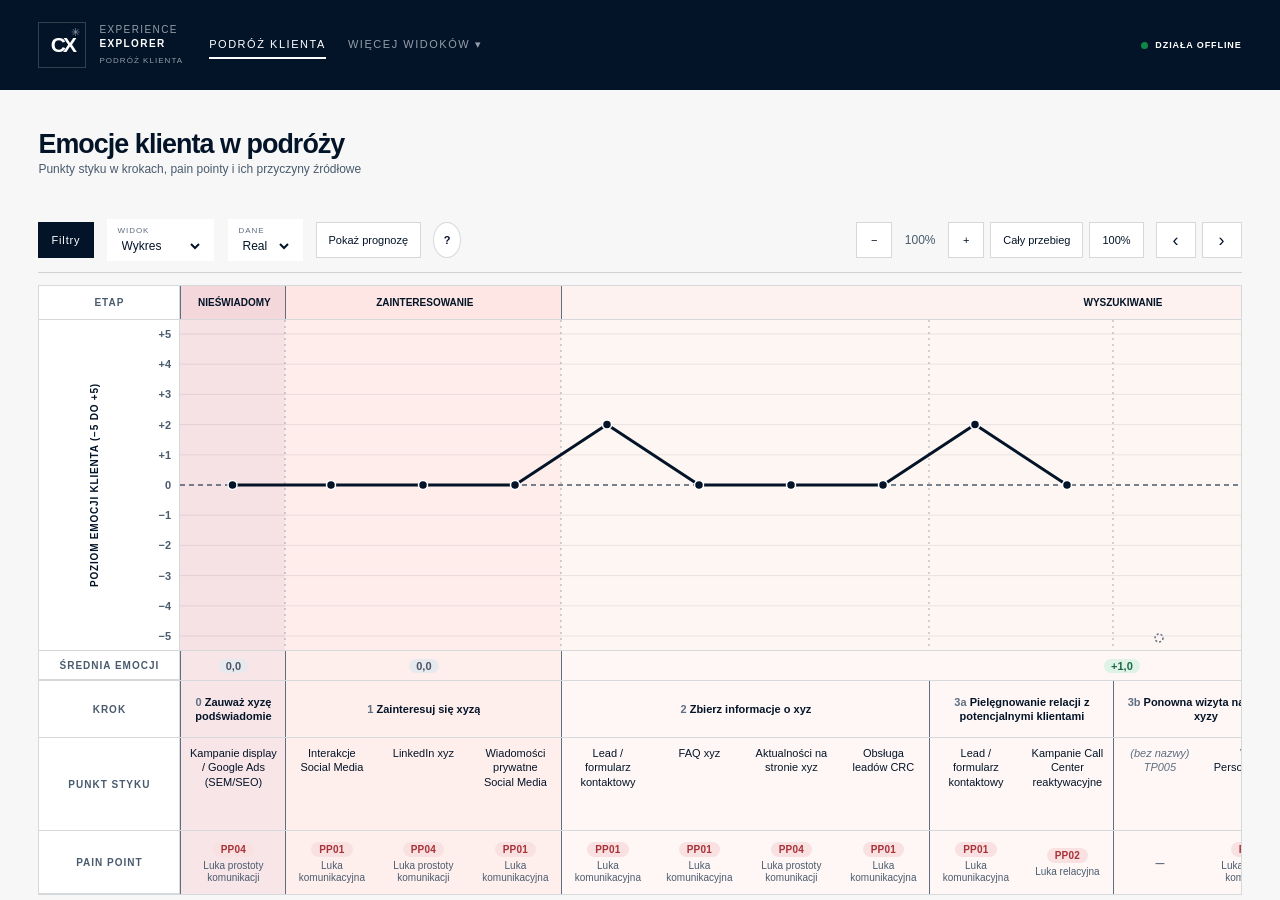
<file: index.html>
<!doctype html>
<html lang="pl">
<head>
  <meta charset="utf-8">
  <meta http-equiv="refresh" content="0; url=pages/cj.html">
  <title>CX Journey Experience</title>
</head>
<body><a href="pages/cj.html">Podróż klienta</a></body>
</html>
</file>
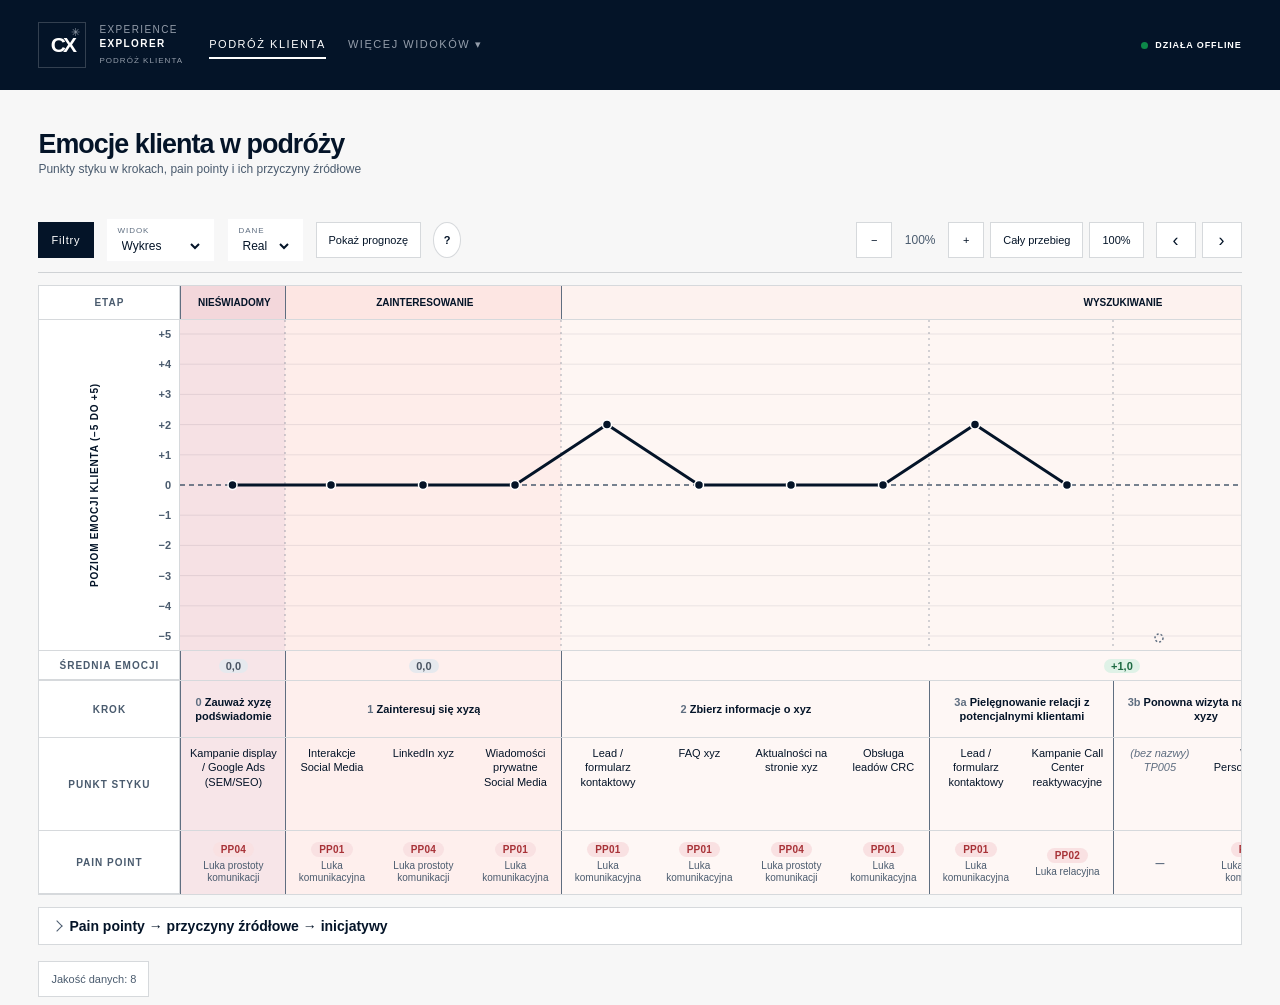
<file: pages/cj.html>
<!doctype html>
<html lang="pl">
<head>
  <meta charset="utf-8">
  <meta name="viewport" content="width=device-width, initial-scale=1">
  <title>CX Podróż klienta: emocje i pain pointy</title>
  <link rel="stylesheet" href="../css/style.css">
  <link rel="stylesheet" href="../css/matrix.css">
  <link rel="stylesheet" href="../css/cj.css">
  <link rel="stylesheet" href="../css/cj-viz.css">
</head>
<body>
<div class="app-shell" id="app">
  <header class="topbar">
    <a class="brand" href="cj.html" aria-label="CX Experience Explorer: podróż klienta">
      <span class="brand-icon">CX<span>✳</span></span>
      <span class="brand-name">EXPERIENCE <b>EXPLORER</b><small>PODRÓŻ KLIENTA</small></span>
    </a>
    <nav class="top-nav" aria-label="Widoki"><a href="cj.html" aria-current="page">Podróż klienta</a>
      <button class="nav-more-btn" id="navMore" type="button" aria-expanded="false" aria-controls="navMoreList">Więcej widoków</button></nav>
    <div class="top-actions"><span class="offline"><i></i> DZIAŁA OFFLINE</span></div>
  </header>
  <div class="nav-more-list" id="navMoreList" hidden><a href="sciezki.html">Mapa podróży</a><a href="matrix.html">Macierz</a><a href="mapa.html">Przepływ</a><a href="priorytety.html">Priorytety</a><a href="radar.html">Radar</a></div>

  <main id="top">
    <section class="journey-heading" aria-label="Podróż klienta">
      <div><h1>Emocje klienta w podróży</h1><p>Punkty styku w krokach, pain pointy i ich przyczyny źródłowe</p></div>
      <span class="demo-pill" id="demoPill" hidden>PROGNOZA DEMO</span>
    </section>

    <section class="matrix-toolbar" aria-label="Filtry i przesuwanie">
      <button type="button" class="primary" id="filtersBtn" aria-expanded="false" aria-controls="filtersPanel">Filtry <b id="filtersCount" hidden></b></button>
      <label class="select-wrap matrix-select cj-select"><span>WIDOK</span><select id="viewSelect" aria-label="Sposób prezentacji emocji"><optgroup label="Przegląd"><option value="chart">Wykres</option></optgroup><optgroup label="Prezentacja"><option value="orbit">Orbita</option><option value="landscape">Krajobraz</option></optgroup></select></label>
      <label class="select-wrap matrix-select cj-select"><span>DANE</span><select id="dataSelect" aria-label="Rodzaj danych"><option value="prod">Real</option><option value="demo">Demo</option></select></label>
      <button type="button" class="ghost" id="fcBtn" aria-pressed="false" hidden>Pokaż prognozę</button>
      <span class="cj-help"><button type="button" class="ghost" id="helpBtn" aria-label="Jak czytać wykres" aria-describedby="helpText">?</button><span class="cj-help-text" id="helpText" role="tooltip"></span></span>
      <div class="cj-zoom" role="group" aria-label="Powiększenie wykresu"><button type="button" class="ghost" id="zoomOut" aria-label="Oddal">−</button><span id="zoomLevel" aria-live="polite">100%</span><button type="button" class="ghost" id="zoomIn" aria-label="Przybliż">+</button><button type="button" class="ghost" id="zoomFit">Cały przebieg</button><button type="button" class="ghost" id="zoomReset">100%</button></div>
      <div class="cj-pan" role="group" aria-label="Przesuwanie wykresu"><button type="button" class="ghost" id="panLeft" aria-label="Przesuń wykres w lewo">‹</button><button type="button" class="ghost" id="panRight" aria-label="Przesuń wykres w prawo">›</button></div>
    </section>

    <div class="cj-filters" id="filtersPanel" role="region" aria-label="Filtry" hidden>
      <button type="button" class="filters-close" id="filtersClose" aria-label="Zamknij filtry" title="Zamknij (Esc)">×</button>
      <div class="cj-filter-group"><h2>Krzywe emocji</h2><div class="chips" id="horizons" role="group" aria-label="Krzywe emocji"></div></div>
      <div class="cj-filter-group"><h2>Pain pointy <small>(bez wyboru pokazane są wszystkie)</small><button type="button" class="filters-clear" id="filtersClear" hidden>Wyczyść</button></h2><div class="chips" id="pains" role="group" aria-label="Pain pointy"></div></div>
    </div>


    <section class="cj-viz" id="viz" aria-label="Wizualizacja emocji klienta" hidden>
      <div class="viz-bar">
        <label class="select-wrap matrix-select cj-select viz-hz"><span>HORYZONT</span><select id="vizHz" aria-label="Horyzont emocji"></select></label>
        <button type="button" class="chip viz-play" id="vizImprove">▶ Pokaż poprawę</button>
        <button type="button" class="chip viz-play" id="vizTour">▶ Przejdź podróż</button>
      </div>
      <div class="viz-stage">
        <div class="viz-view" id="orbitView" hidden></div>
        <div class="viz-view" id="landView" hidden></div>
        <div class="viz-caption" id="vizCaption" aria-live="polite"></div>
        <p class="viz-legend" id="vizLegend"></p>
      </div>
    </section>

    <section class="cj-panel" id="chartPanel" aria-label="Wykres emocji i punkty styku">
      <div class="cj-sticky" id="stickyHead" aria-hidden="true"><div class="cj-sticky-in">
        <div class="cj-sticky-g"><div class="cj-glabel cj-g-stage">Etap</div><div class="cj-glabel cj-g-step">Krok</div><div class="cj-glabel cj-g-tp">Punkt styku</div></div>
        <div class="cj-sticky-win"><div class="cj-sticky-track" id="stickyTrack"></div></div>
      </div></div>
      <div class="cj-chart-row">
        <div class="cj-gutter" aria-hidden="true">
          <div class="cj-glabel cj-g-stage">Etap</div>
          <svg class="cj-axis" id="axis"></svg>
          <div class="cj-gavg cj-glabel" title="Średnia emocji klienta w etapie">Średnia emocji</div>
          <div class="cj-glabel cj-g-step">Krok</div>
          <div class="cj-glabel cj-g-tp">Punkt styku</div>
          <div class="cj-gpp cj-glabel">Pain point</div>
        </div>
        <div class="cj-scroll" id="scroll" tabindex="0" role="group" aria-label="Wykres emocji i lista punktów styku. Przewijaj poziomo strzałkami.">
          <div class="cj-inner" id="inner">
            <div class="cj-row cj-stage-row" id="stageRow"></div>
            <svg id="chart" xmlns="http://www.w3.org/2000/svg" role="img" aria-labelledby="chartTitle"><title id="chartTitle"></title></svg>
            <div class="cj-row cj-avg-row" id="avgRow"></div>
            <div class="cj-row cj-step-row" id="stepRow"></div>
            <div class="cj-row cj-tp-row" id="steps"></div>
            <div class="cj-row cj-pp-row" id="ppRow"></div>
          </div>
        </div>
      </div>
    </section>

    <div class="cj-detail" id="detail" role="region" aria-label="Szczegóły" hidden></div>

    <details class="cj-panel cj-tree-panel" id="treePanel" aria-label="Pain pointy i przyczyny źródłowe">
      <summary><h2>Pain pointy → przyczyny źródłowe → inicjatywy</h2></summary>
      <p class="cj-note">Kliknij element drzewa, aby podświetlić powiązane punkty styku. Kliknięcie punktu podświetla jego pain point i przyczynę.</p>
      <div class="cj-tree-scroll"><svg id="tree" xmlns="http://www.w3.org/2000/svg" role="group" aria-label="Drzewo pain pointów"></svg></div>
    </details>
    <div class="cj-dq"><span id="sumWarn"></span><section class="cj-warnings" id="warnings" aria-label="Uwagi do danych" hidden></section></div>
  </main>
</div>
<div class="cj-tip" id="tip" role="tooltip" hidden></div>
<div id="errorScreen" class="error-screen" hidden><h1>Nie można uruchomić widoku podróży klienta</h1><p id="errorText"></p><small>Sprawdź pliki data/cj.js i data/cj-demo.js (python3 tools/cj-xlsx-to-data.py) i odśwież stronę.</small></div>
<script src="../data/cj.js"></script>
<script src="../data/cj-demo.js"></script>
<script src="../js/cj-core.js"></script>
<script src="../js/cj-orbit.js"></script>
<script src="../js/cj-landscape.js"></script>
<script src="../js/cj-viz.js"></script>
<script src="../js/cj.js"></script>
</body>
</html>
</file>
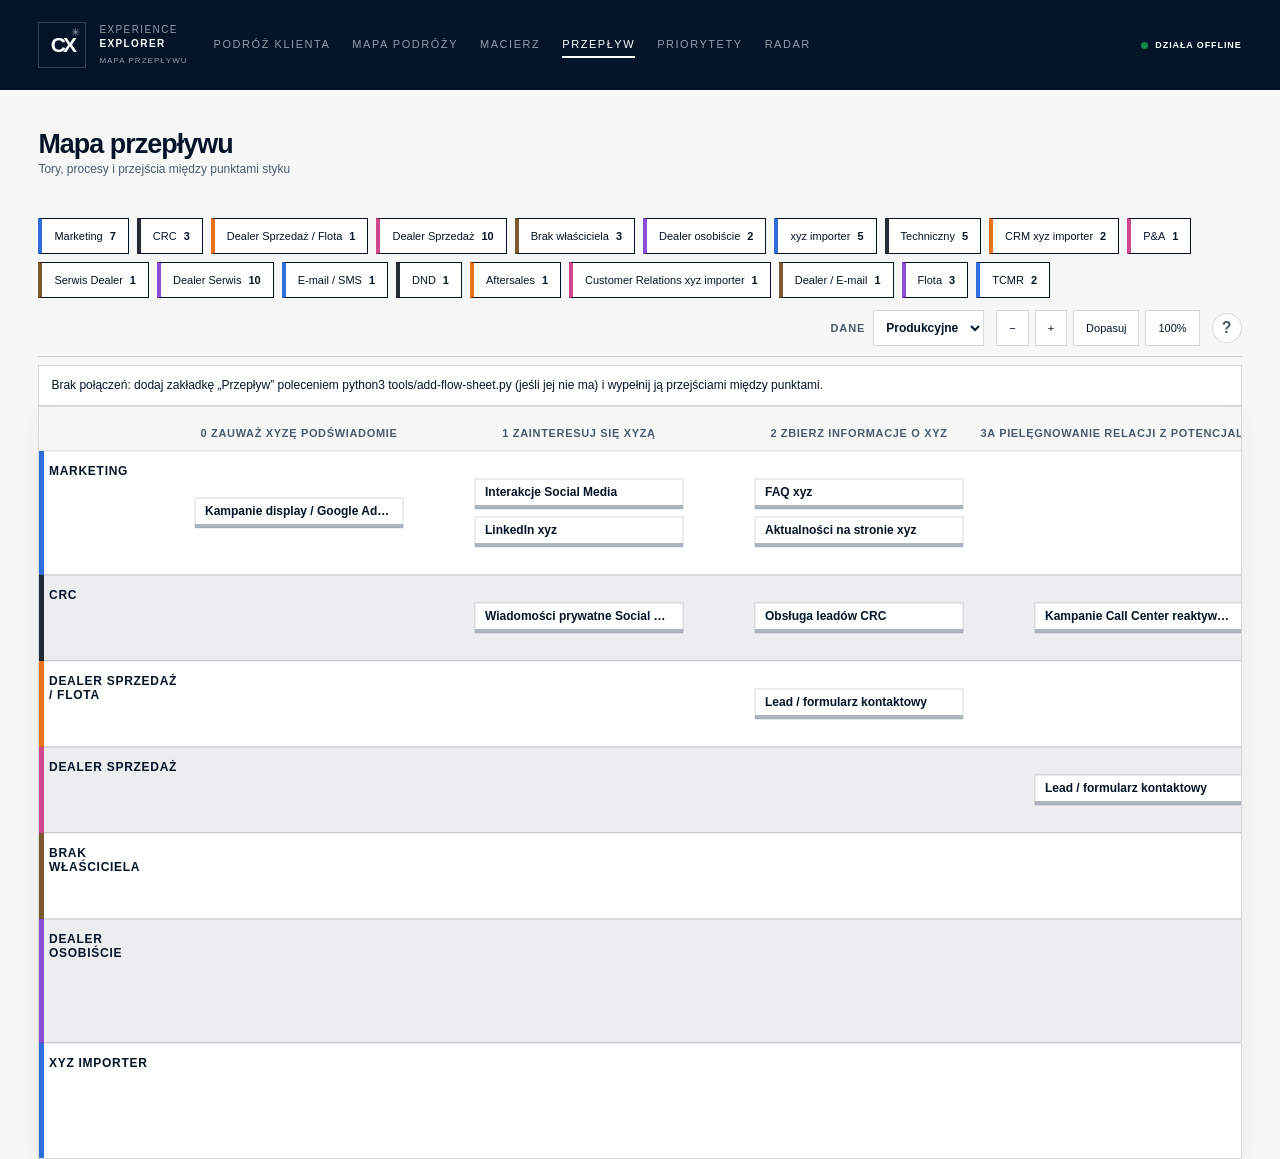
<file: pages/mapa.html>
<!doctype html>
<html lang="pl">
<head>
  <meta charset="utf-8">
  <meta name="viewport" content="width=device-width, initial-scale=1">
  <title>CX Mapa przepływu</title>
  <link rel="stylesheet" href="../css/style.css">
  <link rel="stylesheet" href="../css/matrix.css">
  <link rel="stylesheet" href="../css/flow.css">
</head>
<body>
<div class="app-shell" id="app">
  <header class="topbar">
    <a class="brand" href="matrix.html" aria-label="CX Experience Explorer: mapa przepływu">
      <span class="brand-icon">CX<span>✳</span></span>
      <span class="brand-name">EXPERIENCE <b>EXPLORER</b><small>MAPA PRZEPŁYWU</small></span>
    </a>
    <nav class="top-nav" aria-label="Widoki"><a href="cj.html">Podróż klienta</a><a href="sciezki.html">Mapa podróży</a><a href="matrix.html">Macierz</a><a href="mapa.html" aria-current="page">Przepływ</a><a href="priorytety.html">Priorytety</a><a href="radar.html">Radar</a></nav>
    <div class="top-actions"><span class="offline"><i></i> DZIAŁA OFFLINE</span></div>
  </header>

  <main id="top">
    <section class="journey-heading" aria-label="Mapa przepływu">
      <div><h1>Mapa przepływu</h1><p>Tory, procesy i przejścia między punktami styku</p></div>
      <span class="demo-pill" id="demoPill" hidden>DANE DEMO</span>
    </section>

    <section class="matrix-toolbar" aria-label="Filtry i widok">
      <div class="chips" id="lanes" role="group" aria-label="Tory"></div>
      <label class="case-select" id="dataWrap" hidden>Dane <select id="dataSelect" aria-label="Źródło danych"><option value="real">Produkcyjne</option><option value="demo">Demo</option></select></label>
      <label class="case-select" id="scenarioWrap" hidden>Scenariusz <select id="scenarioSelect" aria-label="Pokaż przejścia wybranego scenariusza"></select></label>
      <label class="case-select" id="caseWrap" hidden>Przypadek <select id="caseSelect" aria-label="Pokaż trasę przypadku klienta"></select></label>
      <div class="zoom-tools" id="zoomTools" role="group" aria-label="Powiększenie">
        <button type="button" id="zoomOut" class="ghost" aria-label="Pomniejsz">−</button>
        <button type="button" id="zoomIn" class="ghost" aria-label="Powiększ">+</button>
        <button type="button" id="zoomFit" class="ghost">Dopasuj</button>
        <button type="button" id="zoomReset" class="ghost">100%</button>
      </div>
      <div class="legend-tip"><button type="button" class="legend-btn" aria-describedby="legend" aria-label="Legenda">?</button><p class="legend" id="legend" role="tooltip"></p></div>
    </section>

    <p class="case-info" id="flowNote" role="status" hidden></p>
    <p class="case-info" id="caseInfo" role="status" hidden></p>

    <div class="case-stepper" id="caseStepper" hidden>
      <button type="button" class="ghost" id="stepPrev">‹ Wstecz</button>
      <button type="button" class="ghost" id="stepNext">Start ›</button>
      <p id="stepText" role="status" aria-live="polite"></p>
    </div>

    <section class="workspace" id="workspace" aria-label="Mapa przepływu i szczegóły">
      <div class="workspace-main">
        <div class="map-panel flow-panel">
          <div class="flow-viewport" id="flowViewport" tabindex="0" role="group" aria-label="Mapa przepływu. Strzałki przesuwają, plus i minus powiększają, zero dopasowuje."><svg id="flowSvg" xmlns="http://www.w3.org/2000/svg"></svg></div>
          <div class="flow-list" id="flowList"></div>
        </div>
      </div>
      <aside class="detail-drawer" id="detailDrawer" hidden aria-label="Szczegóły punktu styku">
        <div class="drawer-heading"><div><span class="eyebrow">SZCZEGÓŁY PUNKTU STYKU</span><span class="drawer-perspective">EMOCJE · <b>KLIENT</b></span></div><button class="icon-button" id="closeDetails" type="button" aria-label="Zamknij szczegóły">×</button></div>
        <div id="detailBody"></div>
      </aside>
    </section>
  </main>
</div>
<div id="errorScreen" class="error-screen" hidden><h1>Nie można uruchomić mapy przepływu</h1><p id="errorText"></p><small>Sprawdź macierz_CX.xlsx (zakładki Macierz CX i Przepływ), uruchom 2-przebuduj-dane i odśwież stronę.</small></div>
<script src="../data/cj.js"></script>
<script src="../data/cj-demo.js"></script>
<script src="../js/cj-flow-adapter.js"></script>
<script src="../js/matrix-core.js"></script>
<script src="../js/flow-core.js"></script>
<script src="../js/flow-layout.js"></script>
<script src="../js/flow-map.js"></script>
</body>
</html>
</file>
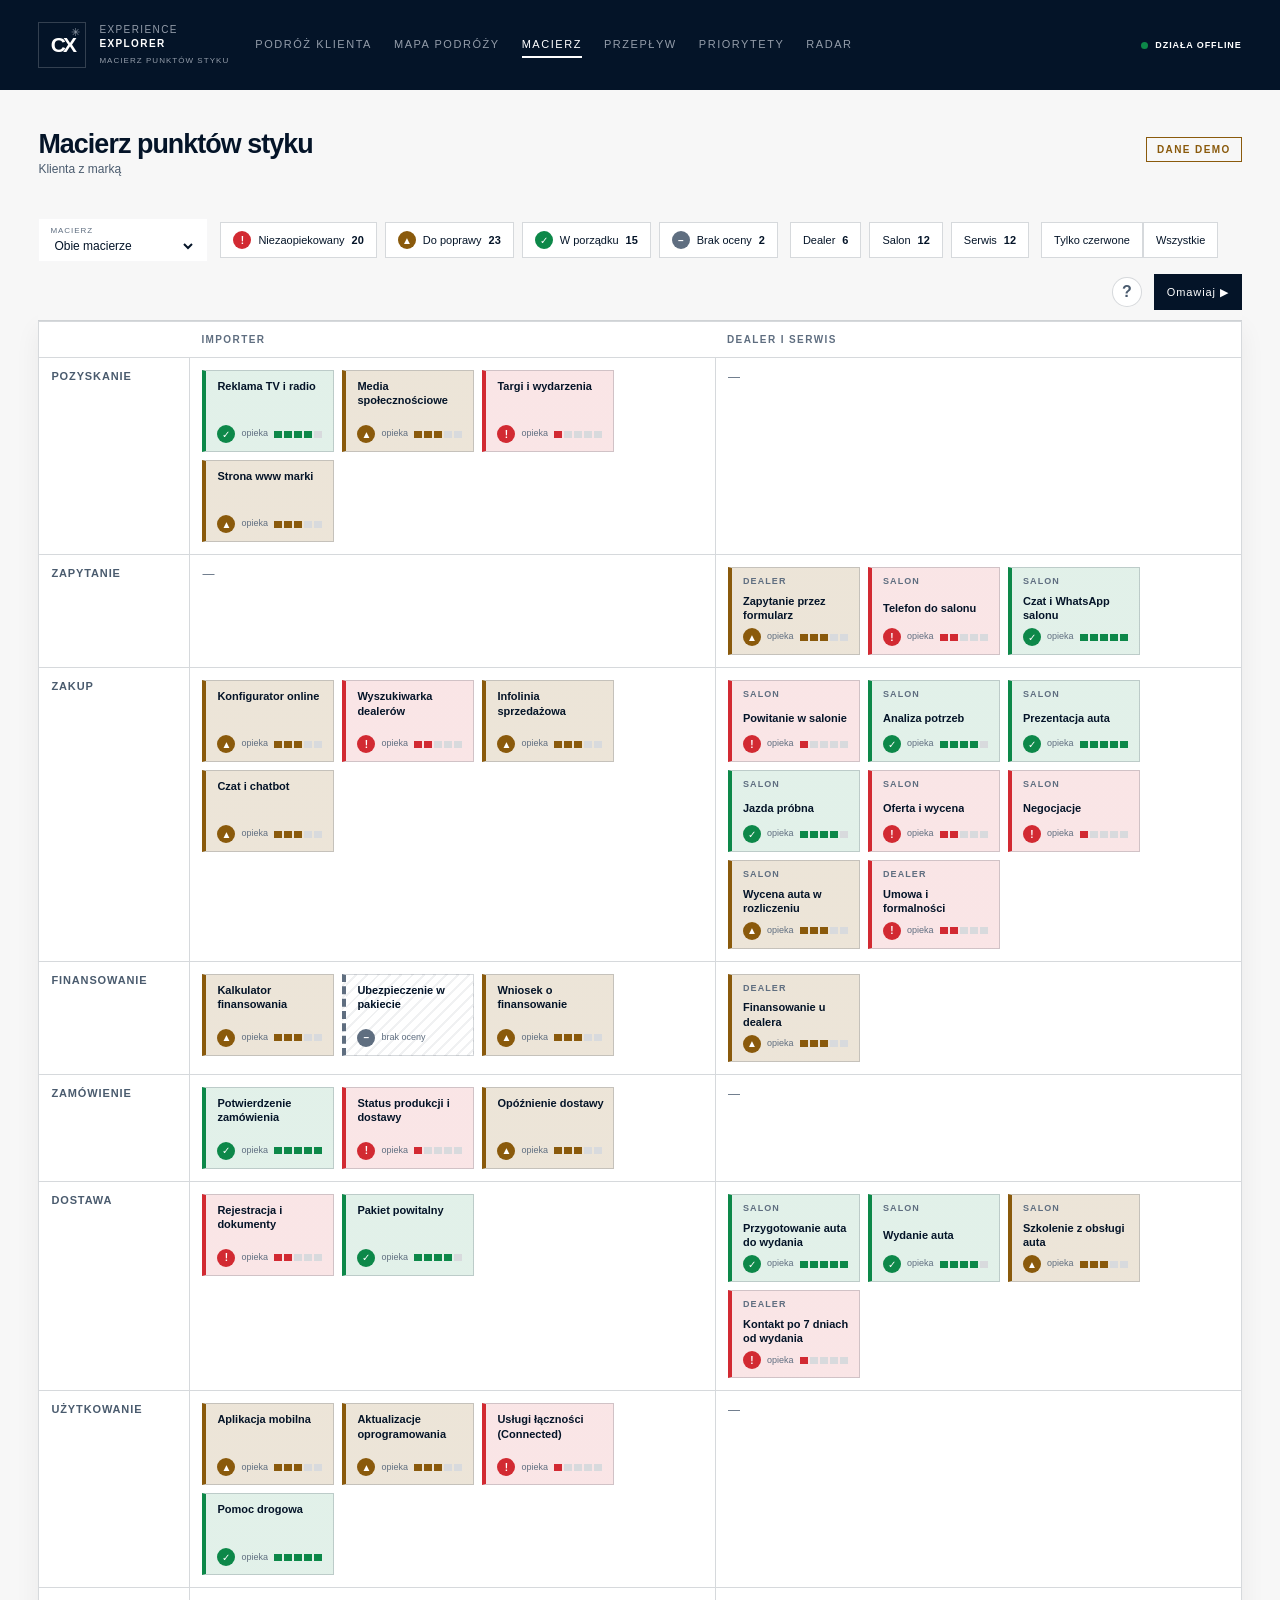
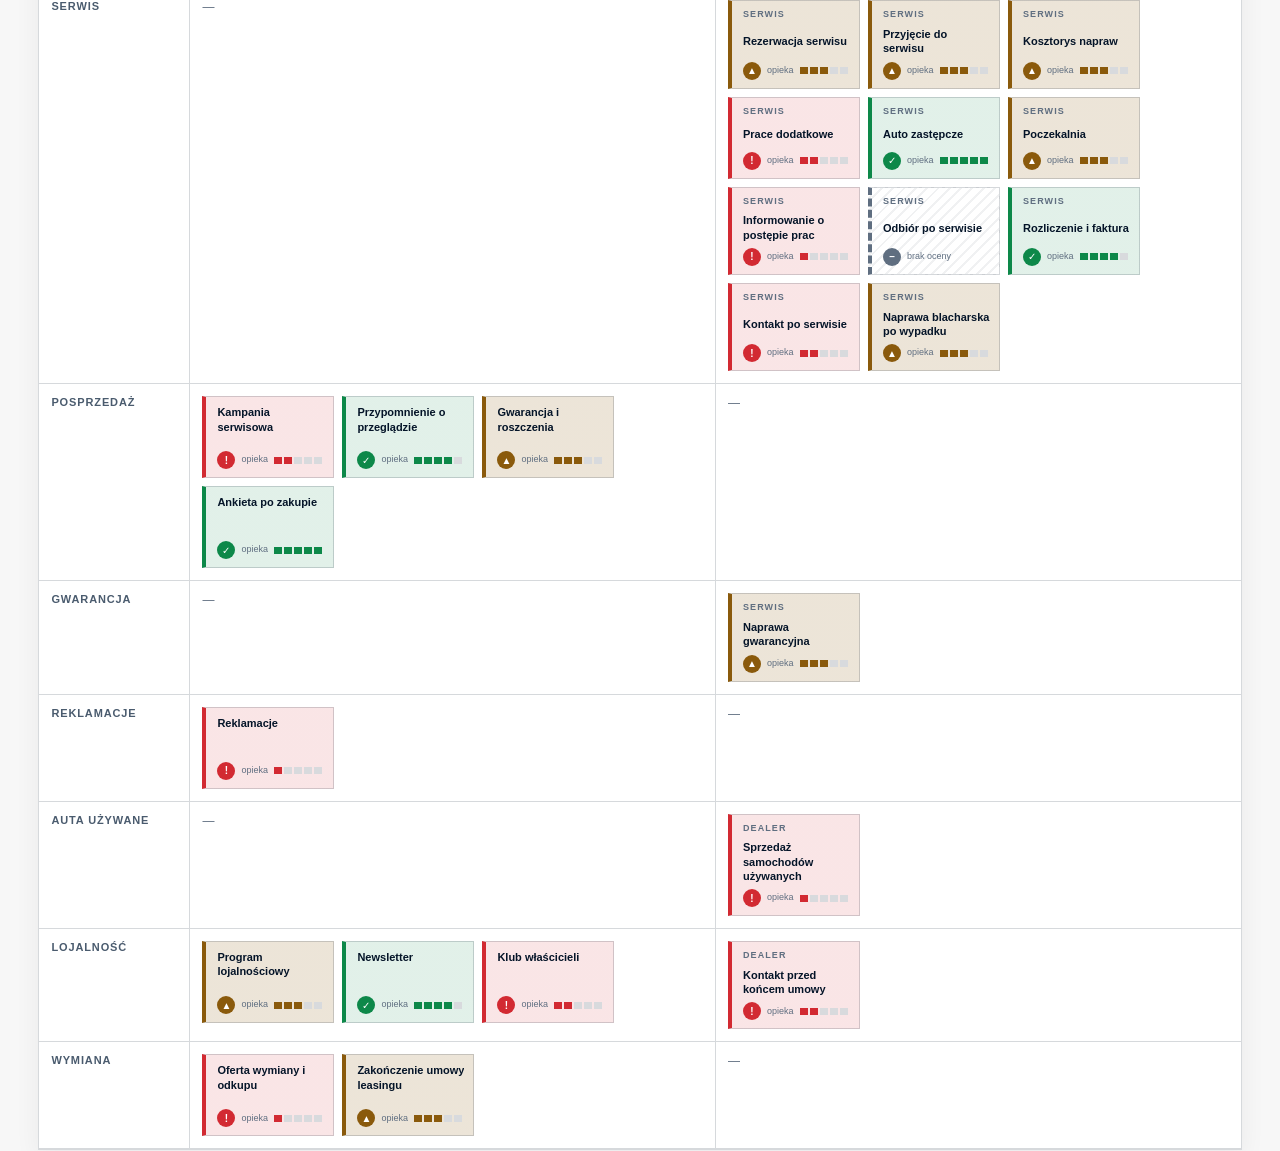
<file: pages/matrix.html>
<!doctype html>
<html lang="pl">
<head>
  <meta charset="utf-8">
  <meta name="viewport" content="width=device-width, initial-scale=1">
  <title>CX Macierz punktów styku</title>
  <link rel="stylesheet" href="../css/style.css">
  <link rel="stylesheet" href="../css/matrix.css">
</head>
<body>
<div class="app-shell" id="app">
  <header class="topbar">
    <a class="brand" href="matrix.html" aria-label="CX Experience Explorer: macierz punktów styku">
      <span class="brand-icon">CX<span>✳</span></span>
      <span class="brand-name">EXPERIENCE <b>EXPLORER</b><small>MACIERZ PUNKTÓW STYKU</small></span>
    </a>
    <nav class="top-nav" aria-label="Widoki"><a href="cj.html">Podróż klienta</a><a href="sciezki.html">Mapa podróży</a><a href="matrix.html" aria-current="page">Macierz</a><a href="mapa.html">Przepływ</a><a href="priorytety.html">Priorytety</a><a href="radar.html">Radar</a></nav>
    <div class="top-actions"><span class="offline"><i></i> DZIAŁA OFFLINE</span></div>
  </header>

  <main id="top">
    <section class="journey-heading" aria-label="Macierz punktów styku">
      <div><h1>Macierz punktów styku</h1><p>Klienta z marką</p></div>
      <span class="demo-pill" id="demoPill" hidden>DANE DEMO</span>
    </section>

    <section class="matrix-toolbar" aria-label="Filtry">
      <label class="select-wrap matrix-select"><span>MACIERZ</span><select id="matrixSelect" aria-label="Wybierz macierz"></select></label>
      <div class="chips" id="chips" role="group" aria-label="Filtr oceny CX"></div>
      <div class="chips" id="subs" role="group" aria-label="Podtyp dealera i serwisu"></div>
      <div class="presets"><button type="button" id="onlyRed" class="ghost">Tylko czerwone</button><button type="button" id="allRatings" class="ghost">Wszystkie</button></div>
      <div class="legend-tip"><button type="button" class="legend-btn" aria-describedby="legend" aria-label="Legenda">?</button><p class="legend" id="legend" role="tooltip"></p></div>
      <button type="button" id="discuss" class="primary" title="Omawianie: najpierw niezaopiekowane, potem do poprawy. Kolejność jak w danych (proces, punkt); to kolejność robocza, nie priorytet CX.">Omawiaj ▶</button>
      <div class="discuss-bar" id="discussBar" hidden>
        <button type="button" id="spotPrev" aria-label="Poprzedni punkt">←</button>
        <strong id="spotCount"></strong>
        <button type="button" id="spotNext" aria-label="Następny punkt">→</button>
        <button type="button" id="spotEnd" class="ghost">Zakończ omawianie</button>
      </div>
    </section>

    <section class="workspace" id="workspace" aria-label="Macierz i szczegóły">
      <div class="workspace-main">
        <div class="map-panel" id="gridPanel">
          <div class="matrix-scroll"><div class="matrix-grid" id="matrixGrid"></div></div>
        </div>
      </div>
      <aside class="detail-drawer" id="detailDrawer" hidden aria-label="Szczegóły punktu styku">
        <div class="drawer-heading"><div><span class="eyebrow">SZCZEGÓŁY PUNKTU STYKU</span><span class="drawer-perspective">EMOCJE · <b>KLIENT</b></span></div><button class="icon-button" id="closeDetails" type="button" aria-label="Zamknij szczegóły">×</button></div>
        <div id="detailBody"></div>
      </aside>
    </section>
    <div class="sr-only" id="live" aria-live="polite"></div>
  </main>
</div>
<div id="errorScreen" class="error-screen" hidden><h1>Nie można uruchomić macierzy</h1><p id="errorText"></p><small>Sprawdź plik data/matrix.js i odśwież stronę.</small></div>
<script src="../data/matrix.js"></script>
<script src="../js/matrix-core.js"></script>
<script src="../js/matrix.js"></script>
</body>
</html>
</file>
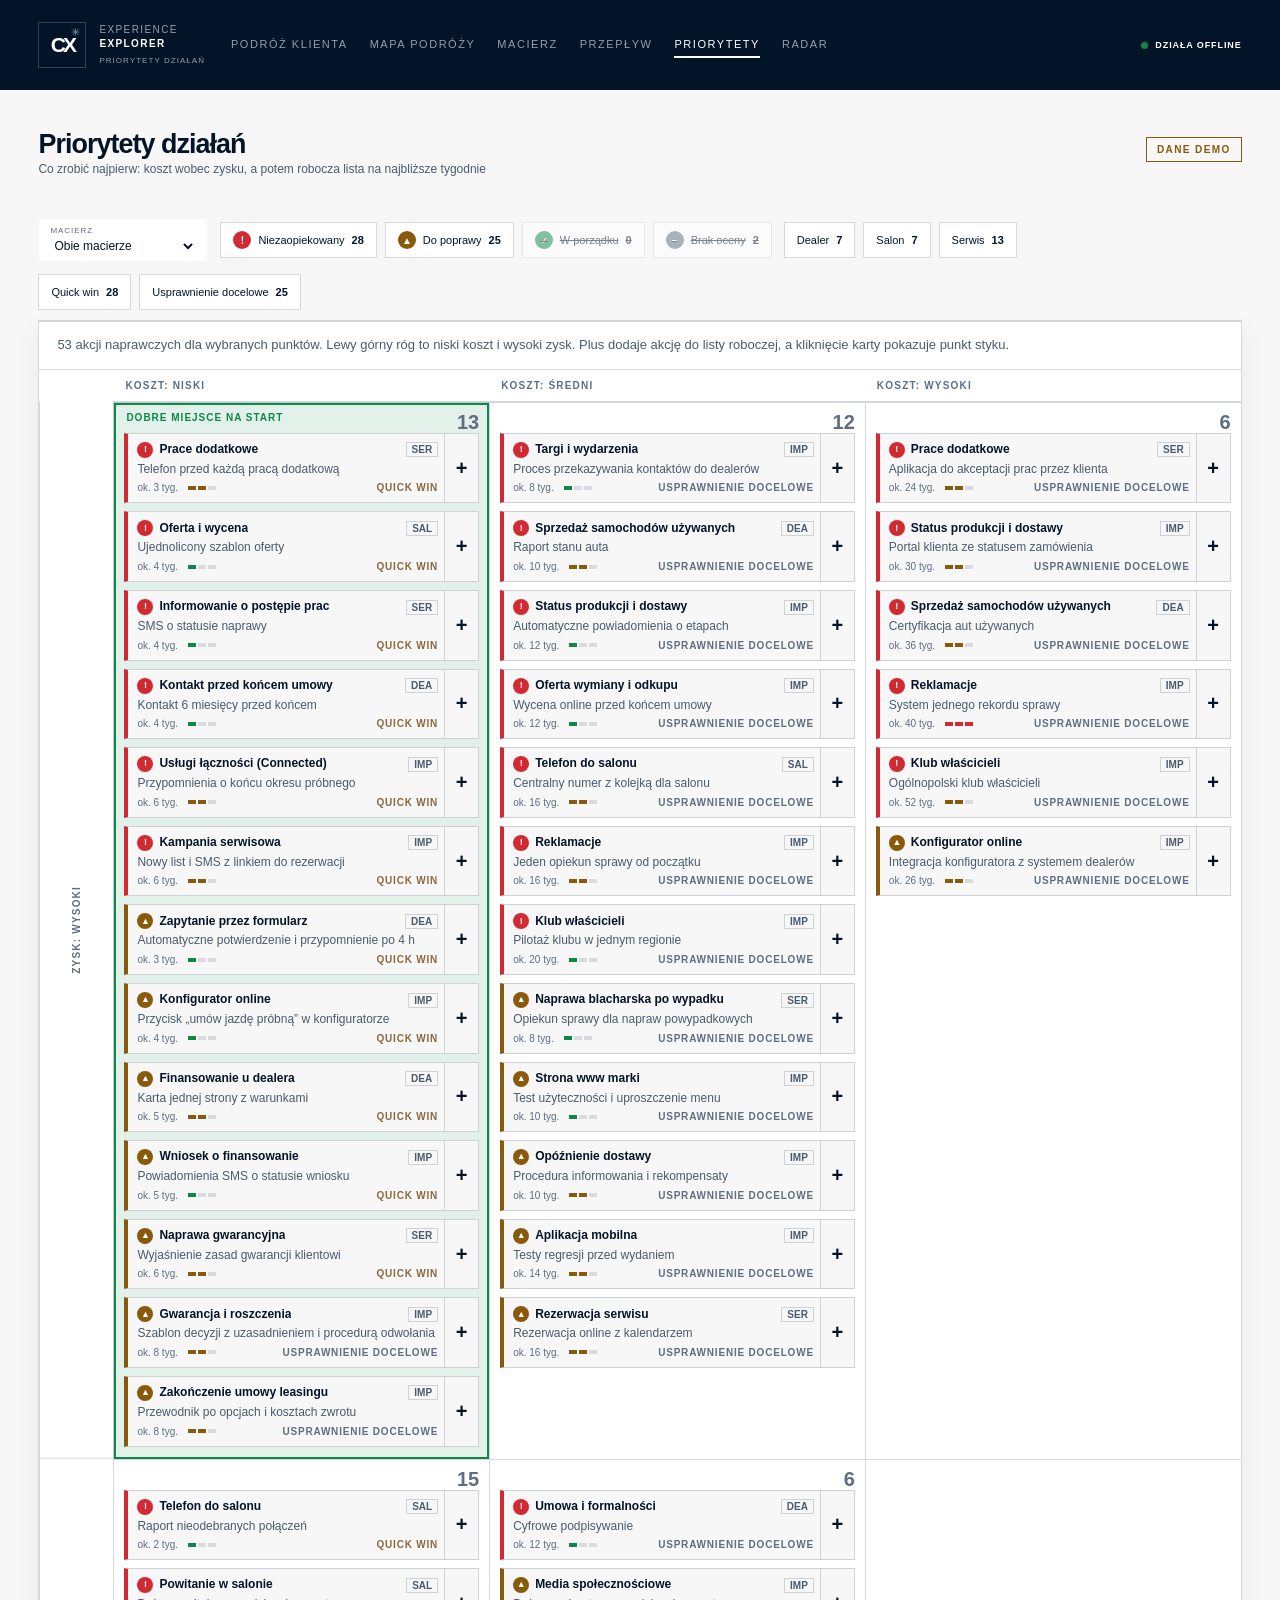
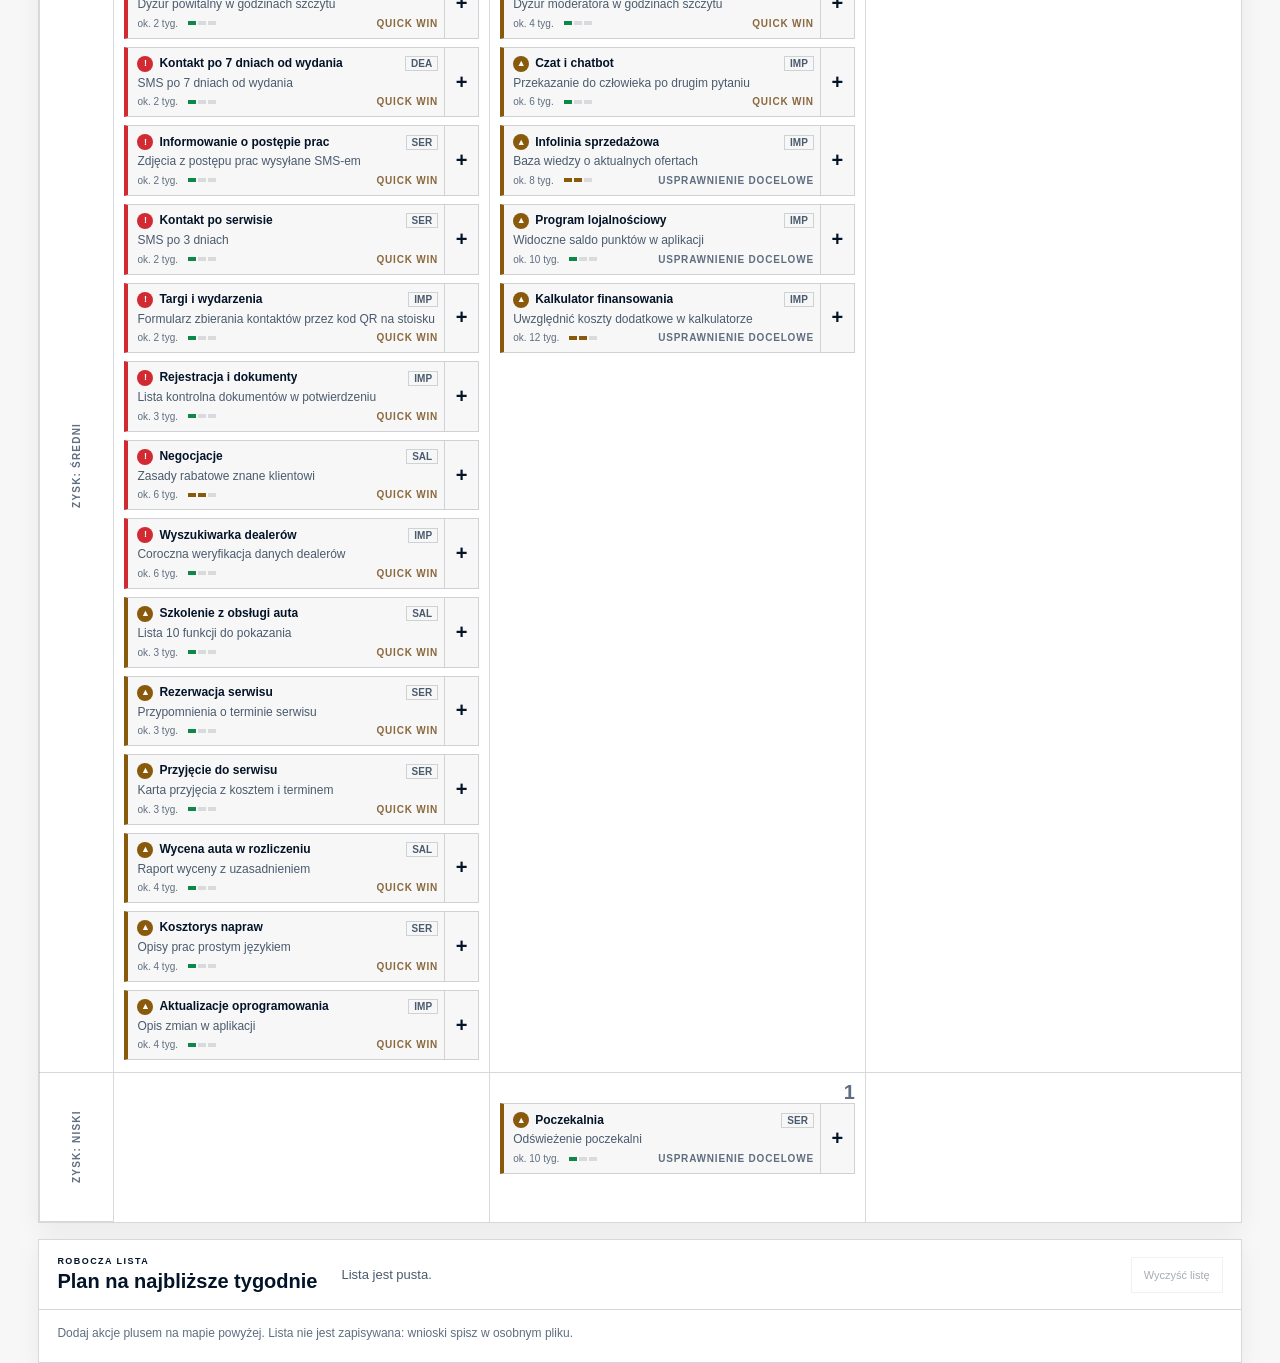
<file: pages/priorytety.html>
<!doctype html>
<html lang="pl">
<head>
  <meta charset="utf-8">
  <meta name="viewport" content="width=device-width, initial-scale=1">
  <title>CX Priorytety działań</title>
  <link rel="stylesheet" href="../css/style.css">
  <link rel="stylesheet" href="../css/matrix.css">
  <link rel="stylesheet" href="../css/priorities.css">
</head>
<body>
<div class="app-shell" id="app">
  <header class="topbar">
    <a class="brand" href="matrix.html" aria-label="CX Experience Explorer: priorytety działań">
      <span class="brand-icon">CX<span>✳</span></span>
      <span class="brand-name">EXPERIENCE <b>EXPLORER</b><small>PRIORYTETY DZIAŁAŃ</small></span>
    </a>
    <nav class="top-nav" aria-label="Widoki"><a href="cj.html">Podróż klienta</a><a href="sciezki.html">Mapa podróży</a><a href="matrix.html">Macierz</a><a href="mapa.html">Przepływ</a><a href="priorytety.html" aria-current="page">Priorytety</a><a href="radar.html">Radar</a></nav>
    <div class="top-actions"><span class="offline"><i></i> DZIAŁA OFFLINE</span></div>
  </header>

  <main id="top">
    <section class="journey-heading" aria-label="Priorytety działań">
      <div><h1>Priorytety działań</h1><p>Co zrobić najpierw: koszt wobec zysku, a potem robocza lista na najbliższe tygodnie</p></div>
      <span class="demo-pill" id="demoPill" hidden>DANE DEMO</span>
    </section>

    <section class="matrix-toolbar" aria-label="Filtry">
      <label class="select-wrap matrix-select"><span>MACIERZ</span><select id="matrixSelect" aria-label="Wybierz macierz"></select></label>
      <div class="chips" id="chips" role="group" aria-label="Ocena punktu styku"></div>
      <div class="chips" id="subs" role="group" aria-label="Podtyp dealera i serwisu"></div>
      <div class="chips" id="kinds" role="group" aria-label="Rodzaj akcji"></div>
    </section>

    <section class="workspace" id="workspace" aria-label="Priorytety i szczegóły">
      <div class="workspace-main">
        <div class="map-panel prio-panel">
          <p class="prio-help" id="prioHelp"></p>
          <div class="prio-board" id="board"></div>
          <p class="legend" id="legend"></p>
        </div>
        <section class="map-panel plan-panel" aria-label="Robocza lista na najbliższe tygodnie">
          <div class="plan-head"><div><span class="eyebrow">ROBOCZA LISTA</span><h2>Plan na najbliższe tygodnie</h2></div><p id="planSummary"></p><button type="button" class="ghost" id="planClear">Wyczyść listę</button></div>
          <div id="planBody"></div>
        </section>
      </div>
      <aside class="detail-drawer" id="detailDrawer" hidden aria-label="Szczegóły punktu styku">
        <div class="drawer-heading"><div><span class="eyebrow">SZCZEGÓŁY PUNKTU STYKU</span><span class="drawer-perspective">EMOCJE · <b>KLIENT</b></span></div><button class="icon-button" id="closeDetails" type="button" aria-label="Zamknij szczegóły">×</button></div>
        <div id="detailBody"></div>
      </aside>
    </section>
  </main>
</div>
<div id="errorScreen" class="error-screen" hidden><h1>Nie można uruchomić widoku</h1><p id="errorText"></p><small>Sprawdź plik data/matrix.js i odśwież stronę.</small></div>
<script src="../data/matrix.js"></script>
<script src="../js/matrix-core.js"></script>
<script src="../js/priorities.js"></script>
</body>
</html>
</file>
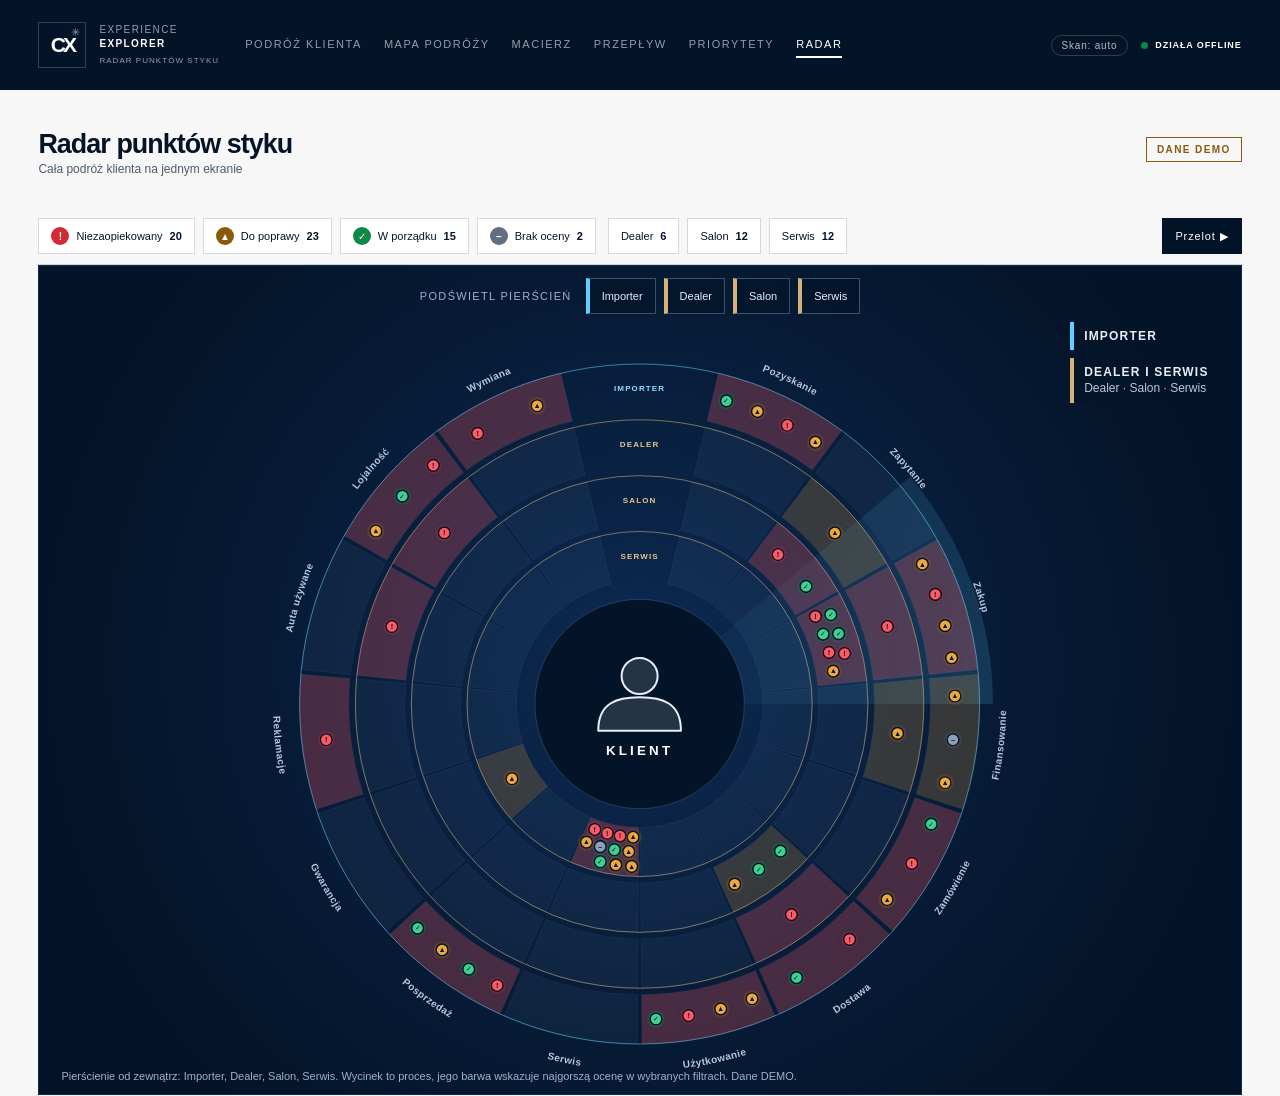
<file: pages/radar.html>
<!doctype html>
<html lang="pl">
<head>
  <meta charset="utf-8">
  <meta name="viewport" content="width=device-width, initial-scale=1">
  <title>CX Radar punktów styku</title>
  <link rel="stylesheet" href="../css/style.css">
  <link rel="stylesheet" href="../css/matrix.css">
  <link rel="stylesheet" href="../css/radar.css">
</head>
<body>
<div class="app-shell" id="app">
  <header class="topbar">
    <a class="brand" href="matrix.html" aria-label="CX Experience Explorer: radar punktów styku">
      <span class="brand-icon">CX<span>✳</span></span>
      <span class="brand-name">EXPERIENCE <b>EXPLORER</b><small>RADAR PUNKTÓW STYKU</small></span>
    </a>
    <nav class="top-nav" aria-label="Widoki"><a href="cj.html">Podróż klienta</a><a href="sciezki.html">Mapa podróży</a><a href="matrix.html">Macierz</a><a href="mapa.html">Przepływ</a><a href="priorytety.html">Priorytety</a><a href="radar.html" aria-current="page">Radar</a></nav>
    <div class="top-actions"><button type="button" id="sweepMode" class="sweep-mode" aria-pressed="false" title="Skan radaru: automatyczny obrót albo podążanie za kursorem">Skan: auto</button><span class="offline"><i></i> DZIAŁA OFFLINE</span></div>
  </header>

  <main id="top">
    <section class="journey-heading" aria-label="Radar punktów styku">
      <div><h1>Radar punktów styku</h1><p>Cała podróż klienta na jednym ekranie</p></div>
      <span class="demo-pill" id="demoPill" hidden>DANE DEMO</span>
    </section>

    <section class="matrix-toolbar" aria-label="Filtry">
      <button type="button" id="menuOpen" class="primary menu-open" aria-controls="menu" aria-expanded="false">☰ Filtry</button>
      <div class="menu" id="menu" aria-label="Filtry radaru">
        <div class="menu-head"><strong>Filtry</strong><button type="button" id="menuClose" class="icon-button" aria-label="Zamknij filtry">×</button></div>
        <div class="chips" id="chips" role="group" aria-label="Filtr oceny CX"></div>
        <div class="chips" id="subs" role="group" aria-label="Podtyp dealera i serwisu"></div>
        <div id="ringSlot"></div>
        <button type="button" id="discuss" class="primary" title="Przelot kamery po punktach: najpierw niezaopiekowane, potem do poprawy. Kolejność jak w danych (proces, punkt); to kolejność robocza, nie priorytet CX.">Przelot ▶</button>
      </div>
      <div class="discuss-bar" id="discussBar" hidden>
        <button type="button" id="spotPrev" aria-label="Poprzedni punkt">←</button>
        <strong id="spotCount"></strong>
        <button type="button" id="spotNext" aria-label="Następny punkt">→</button>
        <button type="button" id="spotAuto" class="ghost" aria-pressed="false">Auto ▶</button>
        <button type="button" id="spotDetails" class="ghost">Szczegóły</button>
        <button type="button" id="spotEnd" class="ghost">Zakończ</button>
      </div>
    </section>

    <section class="workspace" id="workspace" aria-label="Radar i szczegóły">
      <div class="workspace-main">
        <div class="radar-stage" id="stage">
          <div class="ring-pick" id="ringPick" role="group" aria-label="Podświetl pierścień"></div>
          <div class="ring-key" id="ringKey" aria-hidden="true"></div>
          <svg id="radar" viewBox="-585 -585 1170 1170" role="group" aria-label="Radar punktów styku: pierścienie to macierze, wycinki to procesy"></svg>
          <p class="radar-legend" id="legend"></p>
        </div>
      </div>
      <aside class="detail-drawer" id="detailDrawer" hidden aria-label="Szczegóły punktu styku">
        <div class="drawer-heading"><div><span class="eyebrow">SZCZEGÓŁY PUNKTU STYKU</span><span class="drawer-perspective">EMOCJE · <b>KLIENT</b></span></div><button class="icon-button" id="closeDetails" type="button" aria-label="Zamknij szczegóły">×</button></div>
        <div id="detailBody"></div>
      </aside>
    </section>
    <div class="sr-only" id="live" aria-live="polite"></div>
  </main>
</div>
<div class="scrim" id="scrim" hidden></div>
<div id="errorScreen" class="error-screen" hidden><h1>Nie można uruchomić radaru</h1><p id="errorText"></p><small>Sprawdź plik data/matrix.js i odśwież stronę.</small></div>
<script src="../data/matrix.js"></script>
<script src="../js/matrix-core.js"></script>
<script src="../js/radar.js"></script>
</body>
</html>
</file>
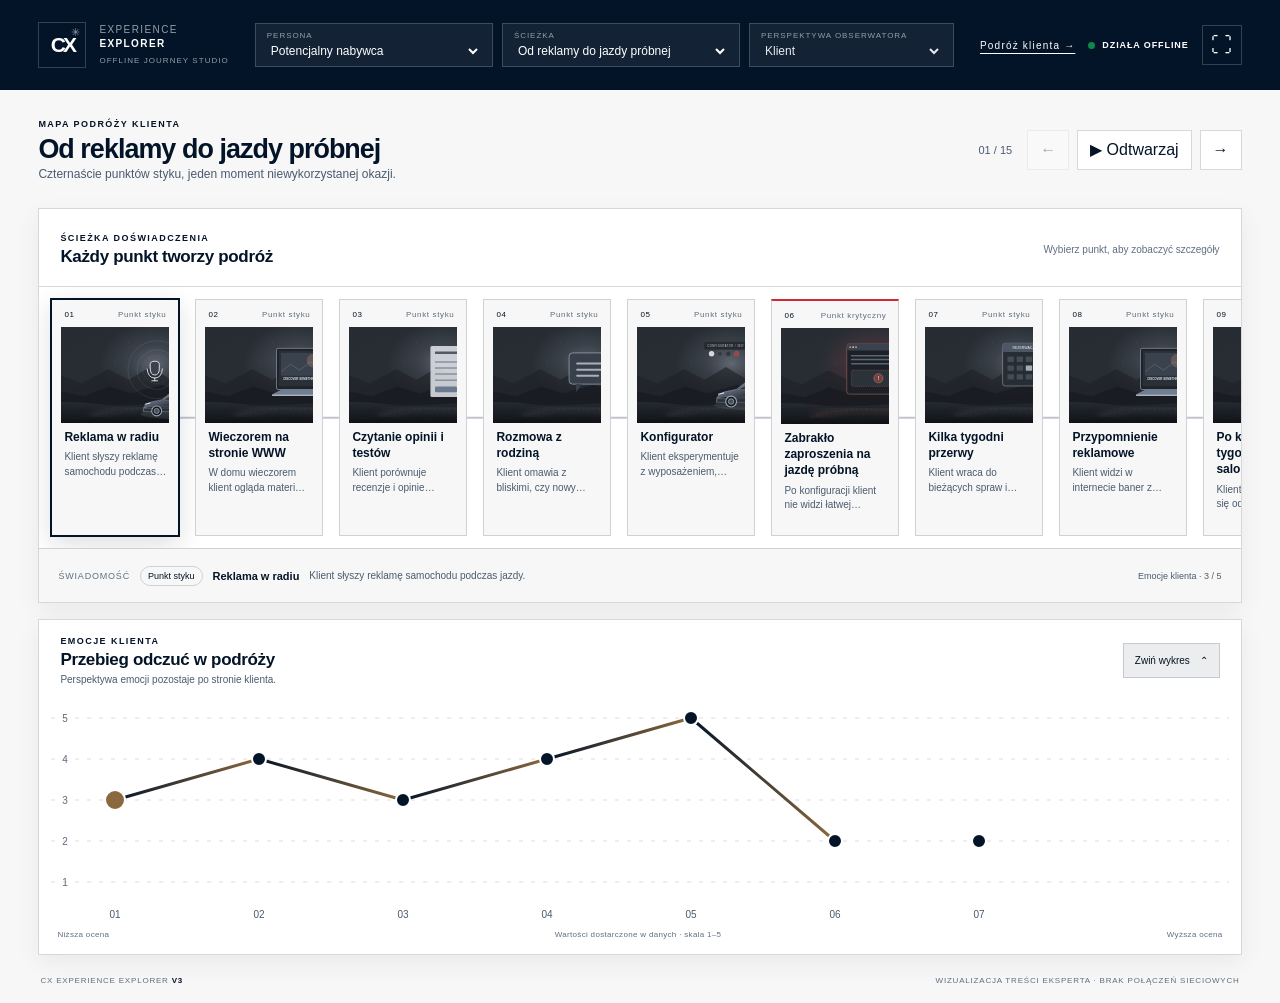
<file: pages/sciezki.html>
<!doctype html>
<html lang="pl">
<head>
  <meta charset="utf-8">
  <meta name="viewport" content="width=device-width, initial-scale=1">
  <meta name="color-scheme" content="dark">
  <title>CX Journey Experience — v3</title>
  <link rel="stylesheet" href="../css/style.css">
</head>
<body>
<div class="app-shell" id="app">
  <header class="topbar">
    <a class="brand" href="#top" aria-label="CX Experience Explorer — strona główna">
      <span class="brand-icon">CX<span>✳</span></span>
      <span class="brand-name">EXPERIENCE <b>EXPLORER</b><small>OFFLINE JOURNEY STUDIO</small></span>
    </a>
    <div class="selectors">
      <label class="select-wrap"><span>PERSONA</span><select id="persona" aria-label="Wybierz personę"></select></label>
      <label class="select-wrap journey-select"><span>ŚCIEŻKA</span><select id="journey" aria-label="Wybierz ścieżkę"></select></label>
      <label class="select-wrap perspective-select"><span>PERSPEKTYWA OBSERWATORA</span><select id="perspective" aria-label="Perspektywa obserwatora"></select></label>
    </div>
    <div class="top-actions"><a class="top-link" href="cj.html">Podróż klienta →</a><span class="offline"><i></i> DZIAŁA OFFLINE</span><button class="icon-button" id="fullscreen" type="button" title="Przełącz pełny ekran" aria-label="Przełącz pełny ekran">⛶</button></div>
  </header>

  <main id="top">
    <section class="journey-heading" aria-label="Wybrana podróż">
      <div><span class="eyebrow">MAPA PODRÓŻY KLIENTA</span><h1 id="journeyCaption">CX Journey</h1><p id="journeySubtitle"></p></div>
      <div class="journey-controls"><span class="current-position" id="currentPosition"></span><button id="prev" type="button" aria-label="Poprzedni punkt">←</button><button id="play" type="button">▶ Odtwarzaj</button><button id="next" type="button" aria-label="Następny punkt">→</button></div>
    </section>

    <section class="workspace" id="workspace" aria-label="Mapa podróży i szczegóły">
      <div class="workspace-main">
      <div class="map-panel">
        <div class="map-panel-heading"><div><span class="eyebrow">ŚCIEŻKA DOŚWIADCZENIA</span><h2>Każdy punkt tworzy podróż</h2></div><span class="map-hint">Wybierz punkt, aby zobaczyć szczegóły</span></div>
        <div class="graph-scroll"><div class="graph-canvas" id="journeyMap" aria-label="Interaktywna mapa punktów styku"><svg class="graph-edges" id="graphEdges" aria-hidden="true"></svg><div class="graph-nodes" id="graphNodes"></div></div></div>
        <div class="selected-summary" aria-live="polite"><span class="summary-scene" id="currentScene"></span><span class="type-pill" id="currentType"></span><strong id="currentTitle"></strong><span id="currentDescription"></span><small id="selectedEmotion"></small></div>
      </div>
      <section class="emotion-panel" aria-label="Emocje klienta">
      <div class="emotion-heading"><div><span class="eyebrow">EMOCJE KLIENTA</span><h2>Przebieg odczuć w podróży</h2><p>Perspektywa emocji pozostaje po stronie klienta.</p></div><button id="toggleEmotions" class="collapse-button" type="button" aria-expanded="true" aria-controls="emotionContent">Zwiń wykres <span>⌃</span></button></div>
      <div id="emotionContent"><div class="emotion-chart-wrap"><svg id="emotionChart" viewBox="0 0 1100 240" role="group" aria-label="Wykres emocji klienta dla punktów podróży"></svg><p id="emotionEmpty" class="empty-emotions" hidden>Brak danych emocjonalnych dla tej ścieżki.</p></div><div class="chart-legend"><span>Niższa ocena</span><span>Wartości dostarczone w danych · skala 1–5</span><span>Wyższa ocena</span></div></div>
      </section>
      </div>
      <aside class="detail-drawer" id="detailDrawer" hidden aria-label="Szczegóły punktu styku">
        <div class="drawer-heading"><div><span class="eyebrow">SZCZEGÓŁY MOMENTU</span><span class="drawer-perspective">PERSPEKTYWA · <b id="drawerPerspective">KLIENT</b></span></div><button class="icon-button" id="closeDetails" type="button" aria-label="Zamknij szczegóły">×</button></div>
        <div id="detailBody"></div>
      </aside>
    </section>

  </main>
  <footer class="site-footer"><span>CX EXPERIENCE EXPLORER <b>V3</b></span><span>WIZUALIZACJA TREŚCI EKSPERTA · BRAK POŁĄCZEŃ SIECIOWYCH</span></footer>
</div>
<div id="errorScreen" class="error-screen" hidden><h1>Nie można uruchomić wizualizacji</h1><p id="errorText"></p><small>Sprawdź pliki danych i odśwież stronę.</small></div>
<script src="../data/personas.js"></script>
<script src="../data/journeys.js"></script>
<script src="../js/scenes.js"></script>
<script src="../js/app.js"></script>
</body>
</html>
</file>
<file: css/style.css>
@import url("tokens.css");
@import url("layout.css");
</file>
<file: css/matrix.css>
.sr-only { position: absolute; width: 1px; height: 1px; overflow: hidden; clip: rect(0 0 0 0); white-space: nowrap; }
.top-nav { display: flex; flex: 1; gap: 22px; }
.top-nav a { padding: 6px 0; border-bottom: 2px solid transparent; color: var(--header-muted); font-size: 11px; letter-spacing: .14em; text-decoration: none; text-transform: uppercase; }
.top-nav a:hover, .top-nav a[aria-current] { border-color: var(--header-text); color: var(--header-text); }
.demo-pill { padding: 6px 10px; border: 1px solid var(--attention); color: var(--attention); font-size: 10px; font-weight: 700; letter-spacing: .14em; }

.matrix-toolbar { display: flex; flex-wrap: wrap; align-items: center; gap: 12px; padding-bottom: 10px; }
.matrix-select { min-width: 170px; max-width: 220px; flex: 0 0 auto; background: var(--surface-panel); }
.matrix-select span { color: var(--text-faint); }
.matrix-select select { color: var(--text-primary); }
.matrix-select option { background: var(--surface-panel); color: var(--text-primary); }
.chips { display: flex; flex-wrap: wrap; gap: 8px; }
.chip, .ghost, .primary, .discuss-bar button { min-height: 36px; padding: 0 12px; border: 1px solid var(--line); border-radius: var(--radius-s); background: var(--surface-panel); color: var(--text-primary); font-size: 11px; }
.chip { display: inline-flex; align-items: center; gap: 7px; }
.chip b { font-variant-numeric: tabular-nums; }
.chip[aria-pressed="false"] { opacity: .5; text-decoration: line-through; }
.chip .mark, .tile .mark { display: inline-grid; width: 18px; height: 18px; flex-shrink: 0; place-items: center; border-radius: 50%; background: var(--rating); color: #fff; font-size: 10px; font-weight: 800; }
.ghost:hover, .chip:hover { border-color: var(--text-primary); }
.primary { margin-left: auto; border-color: var(--header-bg); background: var(--header-bg); color: var(--header-text); letter-spacing: .08em; }
.primary:disabled { opacity: .4; }

.rating-niezaopiekowany { --rating: var(--critical); --rating-soft: var(--critical-soft); }
.rating-do_poprawy { --rating: var(--attention); --rating-soft: var(--attention-soft); }
.rating-ok { --rating: var(--success); --rating-soft: var(--success-soft); }
.rating-brak_oceny { --rating: var(--text-faint); --rating-soft: transparent; }

.discuss-bar { display: flex; align-items: center; gap: 10px; margin-left: auto; }
.discuss-bar[hidden] { display: none; }
.discuss-bar strong { min-width: 70px; text-align: center; font-variant-numeric: tabular-nums; }
.matrix-grid { display: grid; grid-template-columns: 150px repeat(var(--cols, 2), minmax(0, 1fr)); }
#gridPanel { overflow: visible; }
.tile { scroll-margin-top: calc(var(--toolbar-h, 0px) + 70px); }
.grid-head, .grid-process, .grid-cell { padding: 12px; border-bottom: 1px solid var(--line); }
.grid-head { color: var(--text-faint); font-size: 10px; font-weight: 700; letter-spacing: .14em; text-transform: uppercase; }
.grid-process { color: var(--text-muted); font-size: 11px; font-weight: 700; letter-spacing: .08em; text-transform: uppercase; }
.grid-cell { display: flex; flex-wrap: wrap; align-content: flex-start; gap: 8px; border-left: 1px solid var(--line); }
.cell-label { display: none; width: 100%; color: var(--text-faint); font-size: 9px; letter-spacing: .12em; text-transform: uppercase; }
.cell-empty { color: var(--text-faint); font-size: 12px; }

.tile { position: relative; display: flex; width: 132px; min-height: 82px; flex-direction: column; justify-content: space-between; gap: 6px; padding: 8px 9px 8px 11px; border: 1px solid var(--line); border-left: 4px solid var(--rating); border-radius: var(--radius-s); background-image: linear-gradient(var(--rating-soft), var(--rating-soft)); background-color: var(--surface-panel); color: var(--text-primary); font-size: 11px; line-height: 1.3; text-align: left; transition: opacity var(--motion-standard), transform var(--motion-standard), box-shadow var(--motion-standard); }
.tile.rating-brak_oceny { border-left-style: dashed; background-image: repeating-linear-gradient(135deg, transparent 0 6px, rgba(4, 20, 40, .06) 6px 8px); }
.tile:hover { transform: translateY(-2px); border-color: var(--rating); }
.tile.is-selected { box-shadow: 0 0 0 2px var(--selected); }
.tile-title { display: -webkit-box; overflow: hidden; font-weight: 700; -webkit-box-orient: vertical; -webkit-line-clamp: 3; }
.tile-foot { display: flex; align-items: center; justify-content: space-between; gap: 6px; }
.emo-bar { display: flex; gap: 2px; }
.emo-bar i { width: 8px; height: 7px; background: var(--surface-soft); }
.emo-bar i.on { background: var(--rating, var(--text-primary)); }
.emo-cap { margin-left: auto; color: var(--text-faint); font-size: 9px; }
.emo-none { color: var(--text-faint); font-size: 9px; }

.is-discussing .tile { opacity: .2; }
.is-discussing .tile.in-queue { opacity: .55; }
.is-discussing .tile.is-spot { opacity: 1; transform: scale(1.06); z-index: 1; box-shadow: 0 0 0 3px var(--rating), 0 10px 26px rgba(4, 20, 40, .3); }
.legend-tip { position: relative; margin-left: auto; }
.legend-tip + .primary { margin-left: 0; }
.legend-btn { width: 30px; height: 30px; padding: 0; border: 1px solid var(--line); border-radius: 50%; background: var(--surface-panel); color: var(--text-muted); font-weight: 700; }
.legend { position: absolute; top: calc(100% + 8px); right: 0; z-index: 20; display: none; flex-direction: column; gap: 6px; width: 290px; margin: 0; padding: 12px 14px; border: 1px solid var(--line); background: var(--surface-panel); box-shadow: 0 10px 28px rgba(4, 20, 40, .22); color: var(--text-primary); font-size: 12px; }
.legend-tip:hover .legend, .legend-tip:focus-within .legend { display: flex; }

.detail-drawer { font-size: 14px; }
.detail-drawer h2 { font-size: 26px; }
.detail-kicker { font-size: 11px; }
.detail-section h3 { font-size: 11px; }
.detail-section p, .detail-list li, .detail-meta { font-size: 14px; line-height: 1.5; }
.detail-list li { color: var(--text-primary); }
.detail-tags span { font-size: 12px; }
.assessment { margin: 14px 0 0; padding: 14px; border: 1px solid var(--rating); border-left-width: 6px; background: var(--rating-soft); }
.assessment-label { display: block; margin-bottom: 8px; color: var(--text-muted); font-size: 11px; font-weight: 700; letter-spacing: .14em; text-transform: uppercase; }
.assessment .rating-pill { padding: 6px 12px; font-size: 14px; background: var(--surface-panel); }
.assessment .detail-meta { margin-top: 12px; }
.detail-block { margin-top: 16px; padding: 14px; border: 1px solid var(--line); border-left-width: 6px; }
.detail-block h3 { display: flex; align-items: center; gap: 10px; margin: 0 0 10px; font-size: 15px; letter-spacing: 0; }
.detail-block h3 span { display: grid; width: 26px; height: 26px; place-items: center; border-radius: 50%; background: var(--block); color: #fff; flex: none; }
.detail-block h3 span svg { display: block; }
.detail-block h4 { margin: 12px 0 6px; color: var(--text-muted); font-size: 11px; letter-spacing: .1em; text-transform: uppercase; }
.detail-block h3 + h4 { margin-top: 0; }
.detail-block .detail-list li::before { background: var(--block); }
.block-empty { color: var(--text-faint); font-style: italic; }
.detail-block.pros { --block: var(--success); border-color: var(--success); background: var(--success-soft); }
.detail-block.cons { --block: var(--critical); border-color: var(--critical); background: var(--critical-soft); }
.detail-block.reco { --block: var(--header-bg); padding: 0; border-color: var(--header-bg); background: var(--surface-panel); }
.detail-block.reco > h3 { margin: 0; padding: 12px 14px; background: var(--header-bg); color: var(--header-text); }
.detail-block.reco > h3 span { background: var(--header-text); color: var(--header-bg); }
.detail-block.reco > .action-card, .detail-block.reco > .block-empty { margin: 14px; }
.action-card { display: grid; gap: 12px; padding: 14px; border: 1px solid var(--line); border-top: 4px solid var(--brand-accent); background: var(--surface-base); }
.action-card + .action-card { margin-top: 0; }
.action-card.kind-docelowa { border-top-color: var(--header-bg); }
.action-kind { justify-self: start; padding: 4px 10px; background: var(--brand-accent); color: #fff; font-size: 11px; font-weight: 800; letter-spacing: .12em; text-transform: uppercase; }
.kind-docelowa .action-kind { background: var(--header-bg); }
.action-text { margin: 0; font-size: 16px; font-weight: 700; line-height: 1.35; }
.metrics { display: grid; grid-template-columns: 1fr 1fr; gap: 12px 16px; }
.metric { display: grid; gap: 5px; }
.metric-label { color: var(--text-muted); font-size: 11px; font-weight: 700; letter-spacing: .1em; text-transform: uppercase; }
.metric b { font-size: 14px; }
.meter { display: flex; gap: 3px; }
.meter i { height: 10px; flex: 1; background: var(--surface-soft); }
.meter.bad-high.lvl-1 i.on, .meter.good-high i.on { background: var(--success); }
.meter.bad-high.lvl-2 i.on { background: var(--attention); }
.meter.bad-high.lvl-3 i.on { background: var(--critical); }
.timebar { display: block; height: 10px; background: var(--surface-soft); }
.timebar i { display: block; height: 100%; background: var(--header-bg); }
.impl-risk { margin: 0; padding-top: 10px; border-top: 1px dashed var(--line); color: var(--text-muted); }
.detail-meta { display: grid; gap: 4px; margin: 12px 0 0; color: var(--text-muted); }
.detail-meta b { color: var(--text-primary); }
.rating-pill { display: inline-flex; align-items: center; gap: 6px; padding: 4px 9px; border: 1px solid var(--rating); color: var(--rating); font-size: 10px; font-weight: 700; letter-spacing: .08em; text-transform: uppercase; }
.action-card p { margin: 0; }

@media (min-width: 851px) {
  .workspace.has-drawer { grid-template-columns: minmax(0, 1fr) minmax(360px, 460px); }
  .matrix-toolbar { position: sticky; top: 0; z-index: 5; padding: 10px 0; border-bottom: 1px solid var(--line); background: var(--surface-base); }
  .grid-head { position: sticky; top: var(--toolbar-h, 0px); z-index: 4; background: var(--surface-panel); }
  .detail-drawer { top: calc(var(--toolbar-h, 0px) + 12px); max-height: calc(100vh - var(--toolbar-h, 0px) - 24px); }
}
@media (max-width: 850px) {
  .matrix-grid { grid-template-columns: 1fr; min-width: 0; }
  .grid-head { display: none; }
  .grid-process { padding-bottom: 4px; border-bottom: 0; background: var(--surface-base); }
  .grid-cell { border-left: 0; }
  .cell-label { display: block; }
  .primary { margin-left: 0; }
  .tile { width: calc(50% - 4px); }
  .detail-drawer { position: fixed; top: 0; right: 0; bottom: 0; z-index: 45; width: min(92vw, 440px); max-height: none; margin: 0; box-shadow: -10px 0 40px rgba(0, 0, 0, .5); }
}
@media (prefers-reduced-motion: reduce) { .tile { transition: none; } }
.tile-sub { color: var(--text-faint); font-size: 9px; font-weight: 700; letter-spacing: .12em; text-transform: uppercase; }
</file>
<file: css/cj.css>
:root { --h-now: #041428; --h-qw: #0d8849; --h-mid: #2f6fdd; --h-long: #8a4fd6; --pp-0: #d22a32; --pp-1: #d22a32; --pp-2: #d22a32; --pp-3: #d22a32; --pp-4: #d22a32; --pp-5: #d22a32; --pp-none: #6b7280; }
.pp-0 { --pp: var(--pp-0); } .pp-1 { --pp: var(--pp-1); } .pp-2 { --pp: var(--pp-2); } .pp-3 { --pp: var(--pp-3); } .pp-4 { --pp: var(--pp-4); } .pp-5 { --pp: var(--pp-5); } .pp-none { --pp: var(--pp-none); }
.cj-warnings { margin: 10px 0; padding: 8px 12px; border: 1px solid var(--attention); background: var(--attention-soft); font-size: 12px; }
.cj-warnings ul { margin: 6px 0 0; padding-left: 18px; line-height: 1.6; }
.hz .sw, .pp .sw { display: inline-block; width: 18px; height: 0; border-top: 3px solid var(--c, currentColor); }
.hz-now { --c: var(--h-now); } .hz-qw { --c: var(--h-qw); } .hz-mid { --c: var(--h-mid); } .hz-long { --c: var(--h-long); }
.chip.pp .sw { width: 10px; height: 10px; border: 0; border-radius: 50%; background: var(--pp); }
.cj-filters .chip { text-decoration: none; }
.cj-filters .chip[aria-pressed="false"] { opacity: .55; }
.cj-filters .chip.pp[aria-pressed="false"] { opacity: 1; }
.cj-filters .chip:disabled { cursor: default; }
.cj-filters .chip.hz:disabled[aria-pressed="true"] { opacity: 1; color: var(--text-primary); }
.cj-filters .chip.hz:disabled[aria-pressed="false"] { opacity: .35; cursor: not-allowed; }
.cj-panel { margin-top: 12px; border: 1px solid var(--line); background: var(--surface-panel); }
.cj-panel { --h-avg: 30px; --h-stage: 34px; --h-step: 58px; --h-pp: 64px; --h-tp: 92px; --gutter: 140px; }
.cj-chart-row { display: flex; }
.cj-gutter { flex: 0 0 var(--gutter); background: var(--surface-panel); border-right: 1px solid var(--line); position: relative; z-index: 1; }
.cj-axis { display: block; }
.cj-glabel { white-space: nowrap; box-sizing: border-box; display: flex; align-items: center; padding: 0 8px; border-bottom: 1px solid var(--line); color: var(--text-muted); font-size: 10px; font-weight: 800; letter-spacing: .1em; text-transform: uppercase; }
.cj-g-stage { height: var(--h-stage); }
.cj-g-step { height: var(--h-step); border-top: 1px solid var(--line); }
.cj-gpp { height: var(--h-pp); transition: height var(--motion-standard) ease; }
.compact .cj-gpp { height: 22px; }
@media (prefers-reduced-motion: reduce) { .cj-gpp { transition: none; } }
.compact .cj-gpp { font-size: 9px; }
.cj-g-tp { height: var(--h-tp); border-bottom: 0; }
.cj-row { display: flex; box-sizing: border-box; }
.cj-stage-row { height: var(--h-stage); border-bottom: 1px solid var(--line); }
.cj-step-row { height: var(--h-step); border-top: 1px solid var(--line); border-bottom: 1px solid var(--line); }
.cj-pp-row { height: var(--h-pp); border-top: 1px solid var(--line); overflow: hidden; transition: height var(--motion-standard) ease; }
.compact .cj-pp-row { height: 22px; }
@media (prefers-reduced-motion: reduce) { .cj-pp-row { transition: none; } }
.cj-tp-row { height: var(--h-tp); }
.cj-cell { box-sizing: border-box; flex: 0 0 auto; display: flex; align-items: center; padding: 0 8px; overflow: hidden; }
.cj-cell span { display: -webkit-box; -webkit-box-orient: vertical; -webkit-line-clamp: 2; overflow: hidden; font-size: 11px; line-height: 1.3; }
.cj-stage-row .cj-cell { background: color-mix(in srgb, var(--stage) 22%, var(--surface-panel)); font-weight: 800; text-transform: uppercase; letter-spacing: .04em; }
.cj-stage-row .cj-cell span { display: block; font-size: 10px; letter-spacing: 0; white-space: nowrap; }
.cj-step-row .cj-cell { background: color-mix(in srgb, var(--stage) 14%, var(--surface-panel)); font-weight: 600; }
.cj-step-row .cj-cell b { color: var(--text-faint); }
.stage-start { border-left: 1px solid var(--text-faint); }
.step-start { border-left: 1px solid var(--text-faint); }
.pp-cell { background: color-mix(in srgb, var(--stage) 14%, var(--surface-panel)); flex-direction: column; justify-content: center; gap: 3px; padding: 0 4px; cursor: pointer; }
.pp-cell .ppname { display: -webkit-box; -webkit-line-clamp: 2; -webkit-box-orient: vertical; overflow: hidden; max-width: 100%; color: var(--text-muted); font-size: 10px; line-height: 1.2; text-align: center; }
.pp-cell .badge { padding: 2px 8px; border-radius: 10px; background: color-mix(in srgb, var(--pp) 14%, #fff); color: color-mix(in srgb, var(--pp) 70%, #444); font-size: 10px; letter-spacing: .02em; }
.pp-cell .none { color: var(--text-faint); font-style: normal; }
.pp-cell.on { background: color-mix(in srgb, var(--pp) 14%, var(--surface-panel)); }
.pp-cell.off { opacity: .3; }
.cj-tp { flex: 0 0 auto; box-sizing: border-box; display: flex; align-items: flex-start; height: 100%; padding: 8px; border: 0; background: color-mix(in srgb, var(--stage) 14%, var(--surface-panel)); color: var(--text-primary); font: inherit; font-size: 11px; line-height: 1.3; text-align: left; cursor: pointer; overflow: hidden; }
.cj-tp span { display: -webkit-box; -webkit-box-orient: vertical; -webkit-line-clamp: 5; overflow: hidden; }
.cj-tp:hover, .cj-tp.on { background: var(--surface-raised); }
.cj-tp[aria-pressed="true"] { background: var(--surface-raised); box-shadow: inset 0 0 0 2px var(--selected); }
.cj-tp.unnamed span { color: var(--text-faint); font-style: italic; }
.cj-tp.off { opacity: .35; }
.cj-tp:focus-visible { outline: 2px solid var(--focus); outline-offset: -2px; }
.cj-axis-label { fill: var(--text-muted); font: 700 11px var(--font-ui); }
.cj-scroll { flex: 1; min-width: 0; overflow-x: scroll; }
.cj-scroll { cursor: grab; scrollbar-width: auto; }
.cj-scroll.dragging { cursor: grabbing; user-select: none; }
.cj-scroll::-webkit-scrollbar { height: 12px; }
.cj-scroll::-webkit-scrollbar-track { background: var(--surface-raised); }
.cj-scroll::-webkit-scrollbar-thumb { background: var(--text-faint); }
.cj-pan { display: flex; gap: 6px; margin-left: auto; }
.cj-pan .ghost { min-width: 40px; font-size: 18px; }
.cj-scroll:focus-visible { outline: 2px solid var(--focus); outline-offset: -2px; }
.cj-inner { width: max-content; box-sizing: content-box; }
#chart { display: block; }
.cj-band { fill-opacity: .16; }
.cj-sep { stroke: var(--text-faint); stroke-opacity: .55; stroke-dasharray: 2 4; }
.cj-grid { stroke: var(--line); stroke-opacity: .5; }
.cj-zero { stroke: var(--text-muted); stroke-width: 1.5; stroke-dasharray: 5 4; }
.cj-series.hidden { display: none; }
.cj-line { fill: none; stroke: var(--c); stroke-width: 3; stroke-linejoin: round; }
.cj-pt { fill: var(--c); stroke: var(--surface-panel); stroke-width: 1.5; }
.cj-series.hz-now { --c: var(--h-now); } .cj-series.hz-qw { --c: var(--h-qw); } .cj-series.hz-mid { --c: var(--h-mid); } .cj-series.hz-long { --c: var(--h-long); }
.cj-series.hz-qw .cj-line, .cj-series.hz-mid .cj-line, .cj-series.hz-long .cj-line { stroke-dasharray: 7 4; stroke-width: 1.8; stroke-opacity: .55; }
.cj-series.hz-qw .cj-pt, .cj-series.hz-mid .cj-pt, .cj-series.hz-long .cj-pt { r: 3px; fill-opacity: .6; stroke-opacity: .6; }
.cj-nodata { fill: none; stroke: var(--text-faint); stroke-width: 1.5; stroke-dasharray: 2 2; }
.cj-hit { fill: transparent; cursor: pointer; }
.cj-mark.on .cj-hit { fill: var(--pp); fill-opacity: .14; }
.cj-mark.off { opacity: .25; }
.cj-note { margin: 0; padding: 8px 14px; color: var(--text-muted); font-size: 11px; line-height: 1.5; }
.cj-detail { --drawer-w: 520px; position: fixed; z-index: 60; top: 0; right: 0; bottom: 0; width: var(--drawer-w); max-width: 92vw; overflow-y: auto; padding: 16px 18px; border-left: 1px solid var(--line); background: var(--surface-raised); box-shadow: -8px 0 24px rgba(0,0,0,.12); font-size: 12px; line-height: 1.5; animation: cj-drawer-in .2s ease-out; }
@keyframes cj-drawer-in { from { transform: translateX(24px); opacity: 0; } }
@media (prefers-reduced-motion: reduce) { .cj-detail { animation: none; } }
@media (max-width: 850px) { .cj-detail { top: auto; left: 0; width: auto; max-width: none; max-height: 55vh; border-left: 0; border-top: 1px solid var(--line); box-shadow: 0 -8px 24px rgba(0,0,0,.12); } }
.cj-detail h3 { margin: 0 0 6px; font-size: 14px; }
.cj-detail h3 small { color: var(--text-faint); font-weight: 400; }
.cj-detail p { margin: 0 0 4px; }
.cj-tree-panel summary { display: flex; align-items: center; gap: 8px; padding: 10px 14px; cursor: pointer; list-style: none; }
.cj-tree-panel summary::-webkit-details-marker { display: none; }
.cj-tree-panel summary::before { content: ""; width: 7px; height: 7px; border: solid var(--text-muted); border-width: 0 1.6px 1.6px 0; transform: rotate(-45deg); transition: transform var(--motion-standard) ease; }
.cj-tree-panel[open] summary::before { transform: rotate(45deg); }
.cj-tree-panel summary:hover h2 { text-decoration: underline transparent; }
.cj-tree-panel summary:focus-visible { outline: 2px solid var(--focus); outline-offset: -2px; }
.cj-tree-panel h2 { margin: 0; font-size: 14px; }
@media (prefers-reduced-motion: reduce) { .cj-tree-panel summary::before { transition: none; } }
.cj-tree-scroll { overflow-x: auto; padding: 8px 14px 14px; }
.cj-tree-head { fill: var(--text-muted); font: 800 11px var(--font-ui); letter-spacing: .06em; text-transform: uppercase; }
.cj-node { cursor: pointer; }
.cj-node .box { fill: var(--surface-panel); stroke: var(--line); stroke-width: 1.5; }
.cj-node-pp .box { stroke: var(--pp); stroke-width: 2; }
.cj-node .id { fill: var(--text-muted); font: 800 10px var(--font-ui); }
.cj-node .name { fill: var(--text-primary); font: 600 12px var(--font-ui); }
.cj-node.on .box { fill: var(--surface-raised); stroke: var(--text-muted); stroke-width: 1.25; }
.cj-node:focus { outline: none; }
.cj-node:focus-visible .box { stroke: var(--text-primary); stroke-width: 1.25; }
.cj-node.off { opacity: .3; }
.cj-edge { fill: none; stroke: var(--text-faint); stroke-width: 1.5; stroke-opacity: .6; }
.cj-edge.on { stroke: var(--text-muted); stroke-width: 1.25; stroke-opacity: .8; }
.cj-edge.off { stroke-opacity: .15; }
.cj-tip { position: fixed; z-index: 50; display: grid; gap: 3px; max-width: 280px; padding: 10px 12px; border: 1px solid var(--line); background: var(--surface-panel); box-shadow: 0 6px 18px rgba(4, 20, 40, .22); font-size: 12px; line-height: 1.4; pointer-events: none; }
.cj-tip[hidden] { display: none; }
.cj-tip .tip-step { color: var(--text-muted); }
.cj-tip .tip-fc { margin-top: 4px; color: var(--text-muted); font-size: 11px; text-transform: uppercase; letter-spacing: .06em; }
.cj-stage-row .cj-cell { padding: 0 4px 0 6px; }
.cj-axis-title { fill: var(--text-primary); font: 800 10px var(--font-ui); letter-spacing: .08em; text-transform: uppercase; }
.cj-hover { fill: var(--selected); fill-opacity: .1; pointer-events: none; }
.cj-tp.hover, .pp-cell.hover { background: var(--surface-raised); }
.cj-filters { position: relative; margin-top: 8px; padding: 12px 14px; border: 1px solid var(--line); border-top: 3px solid var(--brand-primary); background: var(--surface-panel); box-shadow: 0 6px 16px rgba(4, 20, 40, .12); animation: cj-drop var(--motion-standard) ease-out; }
.cj-filters[hidden] { display: none; }
@keyframes cj-drop { from { opacity: 0; transform: translateY(-6px); } to { opacity: 1; transform: none; } }
@media (prefers-reduced-motion: reduce) { .cj-filters { animation: none; } }
.cj-filter-group + .cj-filter-group { margin-top: 12px; }
.cj-filter-group h2 { margin: 0 0 6px; color: var(--text-muted); font-size: 11px; letter-spacing: .08em; text-transform: uppercase; }
.cj-filter-group h2 small { font-weight: 400; letter-spacing: 0; text-transform: none; }
.cj-filter-group h2 { display: flex; align-items: baseline; gap: 6px; padding-right: 32px; }
.filters-close { position: absolute; top: 8px; right: 10px; width: 24px; height: 24px; padding: 0; border: 0; border-radius: 50%; background: transparent; color: var(--text-muted); font-size: 18px; line-height: 1; cursor: pointer; }
.filters-close:hover, .filters-close:focus-visible { background: var(--surface-raised); color: var(--text-primary); }
.filters-clear { margin-left: 6px; font-weight: 400; padding: 0; border: 0; background: none; color: var(--text-muted); font: inherit; font-size: 12px; letter-spacing: 0; text-transform: none; cursor: pointer; text-decoration: underline transparent; text-underline-offset: 3px; }
.filters-clear:hover, .filters-clear:focus-visible { color: var(--text-primary); text-decoration-color: currentColor; }
#filtersCount { display: inline-grid; min-width: 18px; height: 18px; margin-left: 6px; place-items: center; border-radius: 9px; background: #fff; color: var(--brand-primary); font-size: 11px; }
.cj-pt.off { opacity: .15; }
.cj-pt { transition: opacity var(--motion-standard); }
@media (prefers-reduced-motion: reduce) { .cj-pt { transition: none; } }
#filtersBtn { margin: 0; }
.cj-help { position: relative; margin-right: auto; }
#helpBtn { width: 28px; height: 28px; padding: 0; border-radius: 50%; font-weight: 700; }
.cj-help-text { position: absolute; z-index: 20; top: calc(100% + 6px); left: 0; width: min(420px, 80vw); padding: 10px 12px; border: 1px solid var(--line); border-radius: 8px; background: var(--surface-panel); color: var(--text-primary); box-shadow: 0 6px 20px rgba(0, 0, 0, .18); font-size: 12px; line-height: 1.5; visibility: hidden; opacity: 0; transition: opacity var(--motion-standard); }
.cj-help:hover .cj-help-text, .cj-help:focus-within .cj-help-text { visibility: visible; opacity: 1; }
.cj-filters .chip.pp[aria-pressed="true"] { border-color: var(--pp); box-shadow: inset 0 0 0 1px var(--pp); background: color-mix(in srgb, var(--pp) 12%, var(--surface-panel)); font-weight: 700; }
.pp-cell .dot { display: none; width: 8px; height: 8px; border-radius: 50%; background: color-mix(in srgb, var(--pp) 45%, #fff); }
.cj-zoom { display: flex; align-items: center; gap: 6px; margin-left: auto; }
.cj-zoom span { min-width: 44px; color: var(--text-muted); font-size: 12px; font-variant-numeric: tabular-nums; text-align: center; }
.cj-zoom .ghost { min-width: 36px; }
.cj-pan { margin-left: 0; }
.compact .cj-tp span, .compact .sn { display: none; }
.compact .cj-step-row .cj-cell { padding: 0 2px; }
.compact .cj-step-row .cj-cell span { font-size: 9px; }
.compact .cj-tp { padding: 0; }
.compact .pp-cell .badge, .compact .pp-cell .ppname, .compact .pp-cell .none { display: none; }
.compact .pp-cell .dot { display: block; }
.cj-stage-row .cj-cell span { overflow: hidden; text-overflow: ellipsis; }
.sn { font-style: normal; }
.cj-panel.compact { --h-tp: 22px; }

.em { display: inline-block; min-width: 28px; padding: 1px 7px; border-radius: 10px; font-size: 11px; font-weight: 700; text-align: center; }
.em-neg { --dot: #e8868b; background: #f6d3d5; color: #9b2229; }
.em-zero { --dot: #b9c0ca; background: #e6e9ee; color: #4b5563; }
.em-pos { --dot: #a7dcbd; background: #dff2e7; color: #1d6a42; }
.em-high { --dot: #6cc596; background: #c3e8d3; color: #0d5a33; }
.em-none { background: transparent; color: var(--text-faint); font-weight: 400; }
.det-label { margin: 0; font-size: 11.33px; font-weight: 700; letter-spacing: .06em; text-transform: uppercase; color: var(--text-faint); }
.timeline { position: relative; margin: 0; padding: 0; list-style: none; }
.timeline::before { content: ""; position: absolute; left: 6px; top: 8px; bottom: 50px; width: 2px; background: var(--line); }
.tl { --g: var(--text-muted); position: relative; padding: 0 0 0 26px; }
.tl:last-child { padding-bottom: 0; }
.tl::before { content: ""; position: absolute; left: 0; top: 3px; width: 14px; height: 14px; box-sizing: border-box; border-radius: 50%; border: 3px solid var(--surface-raised); background: var(--g); box-shadow: 0 0 0 1px var(--g); }
.tl-head b { color: var(--g); font-size: 12.33px; letter-spacing: .04em; text-transform: uppercase; }
.tl.qw { --g: var(--h-qw); } .tl.mid { --g: var(--h-mid); } .tl.long { --g: var(--h-long); }
.cj-detail h3 { margin: 0 0 8px; padding-right: 28px; font-size: 16px; line-height: 1.3; height: 2.6em; overflow: hidden; display: -webkit-box; -webkit-box-orient: vertical; -webkit-line-clamp: 2; }
.det-label { margin: 0; font-size: 11.33px; font-weight: 700; letter-spacing: .06em; text-transform: uppercase; color: var(--text-faint); }
.det-meta { display: grid; grid-template-columns: 1fr 1fr; gap: 6px 12px; padding-bottom: 10px; border-bottom: 1px solid var(--line); color: var(--text-muted); }
.det-meta .m { min-width: 0; display: flex; flex-direction: column; }
.det-meta .owners { grid-column: 1 / -1; display: flex; gap: 20px; min-width: 0; }
.det-meta .inline { flex-direction: row; align-items: baseline; gap: 8px; flex: 0 1 auto; }
.det-meta .row { grid-column: 1 / -1; flex-direction: row; align-items: baseline; gap: 8px; } .det-meta .row .det-label { flex: none; width: 54px; }
.det-meta .mv, .det-fields dd, .tl-text { overflow: hidden; display: -webkit-box; -webkit-box-orient: vertical; -webkit-line-clamp: var(--cl, 1); line-height: 1.5; color: var(--text-primary); }
.det-meta .mv { -webkit-line-clamp: 1; }
.det-emotion { margin: 10px 0; padding: 10px 12px; border-radius: 6px; background: var(--surface-panel); display: grid; grid-template-columns: auto auto 1fr; align-items: center; gap: 4px 10px; height: 108px; align-content: start; overflow: hidden; }
.det-emotion .why { grid-column: 1 / -1; font-style: italic; color: var(--text-muted); overflow: hidden; display: -webkit-box; -webkit-box-orient: vertical; -webkit-line-clamp: 4; }
.det-emotion .ev { min-width: 0; overflow: hidden; white-space: nowrap; text-overflow: ellipsis; }
.det-fields { display: grid; grid-template-columns: 112px 1fr; gap: 8px 10px; margin: 0 0 4px; align-items: start; }
.det-fields dt { display: flex; align-items: flex-start; gap: 6px; padding-top: 2px; color: var(--text-faint); font-size: 11.33px; font-weight: 700; letter-spacing: .06em; text-transform: uppercase; }
.det-fields dd { margin: 0; min-height: calc(var(--cl) * 1.5em); }
.c-problem { --cl: 4; } .c-pp { --cl: 1; } .c-rc { --cl: 2; } .c-in { --cl: 2; }
.det-plan { margin-top: 10px; padding-top: 4px; border-top: 1px solid var(--line); }
.det-plan h4 { margin: 10px 0 10px; font-size: 14px; letter-spacing: .04em; color: var(--text-primary); }
.tl { height: 82px; box-sizing: border-box; } .tl-text { --cl: 3; }
.tl-head { display: flex; align-items: center; gap: 8px; height: 22px; }
.na, .tl.empty .tl-text { color: var(--text-faint); }
@media (max-height: 820px) { .det-emotion { height: 84px; } .det-emotion .why { -webkit-line-clamp: 2; } .c-problem { --cl: 3; } .c-in { --cl: 1; } .tl { height: 64px; } .tl-text { --cl: 2; } }
.det-close { position: absolute; top: 8px; right: 10px; width: 24px; height: 24px; padding: 0; border: 0; border-radius: 50%; background: transparent; color: var(--text-muted); font-size: 18px; line-height: 1; cursor: pointer; }
.det-close:hover, .det-close:focus-visible { background: var(--surface-panel); color: var(--text-primary); }

/* Menu „Więcej widoków”: pozostałe widoki schowane pod jednym przyciskiem (tymczasowo, cj jest widokiem głównym).
   Lista leży poza nagłówkiem, bo jego clip-path ucina wszystko poniżej paska. */
.app-shell { position: relative; }
.nav-more-btn { padding: 6px 0; border: 0; border-bottom: 2px solid transparent; background: none; color: var(--header-muted); font: inherit; font-size: 11px; letter-spacing: .14em; text-transform: uppercase; cursor: pointer; }
.nav-more-btn::after { content: " ▾"; }
.nav-more-btn:hover, .nav-more-btn[aria-expanded="true"] { border-color: var(--header-text); color: var(--header-text); }
.nav-more-btn:focus-visible { outline: 2px solid var(--header-text); outline-offset: 2px; }
.nav-more-list { position: absolute; z-index: 30; display: grid; min-width: 190px; padding: 6px 0; border: 1px solid rgba(160, 190, 230, .3); background: var(--header-bg); box-shadow: 0 8px 24px rgba(0, 0, 0, .35); }
.nav-more-list[hidden] { display: none; }
.nav-more-list a { padding: 9px 18px; color: var(--header-muted); font-size: 11px; letter-spacing: .14em; text-decoration: none; text-transform: uppercase; white-space: nowrap; }
.nav-more-list a:hover, .nav-more-list a:focus-visible { background: rgba(160, 190, 230, .14); color: var(--header-text); }

.cj-dq { margin: 16px 0 8px; font-size: 11px; }
.cj-dq .sum-warn { margin: 0; color: var(--text-muted); font-size: 11px; }
.sum-warn { margin: 0 4px; text-decoration: none; opacity: 1; }
@media (max-width: 850px) { .cj-help-text { left: auto; right: 0; } }


@media print {
  @page { size: A4 landscape; margin: 10mm; }
  body { -webkit-print-color-adjust: exact; print-color-adjust: exact; background: #fff; }
  .topbar, .nav-more-list, .matrix-toolbar, .cj-filters, .cj-viz, .cj-warnings, .cj-tip, .sum-warn { display: none !important; }
  .cj-scroll { overflow: visible; }
    .cj-panel { break-inside: avoid; }
}

/* Wiersz średnich emocji po etapach: jak pain point zwinięty do kropek, po kliknięciu nagłówka rozwija pigułki. */
.cj-gavg { height: var(--h-avg); transition: height var(--motion-standard) ease; }
.compact .cj-gavg { height: 22px; font-size: 9px; }
.cj-gpp, .cj-gavg { border-top: 1px solid var(--line); }
.cj-avg-row { height: var(--h-avg); overflow: hidden; border-top: 1px solid var(--line); transition: height var(--motion-standard) ease; }
.compact .cj-avg-row { height: 22px; }
.cj-avg-row .cj-cell { padding: 0 6px; background: color-mix(in srgb, var(--stage) 14%, var(--surface-panel)); }
.cj-avg { max-width: 100%; overflow: hidden; border: 0; font: inherit; font-size: 11px; font-weight: 700; text-overflow: ellipsis; white-space: nowrap; cursor: pointer; }
.compact .cj-avg-row .cj-avg { width: 10px; height: 10px; min-width: 0; padding: 0; border-radius: 50%; font-size: 0; background: var(--dot, var(--surface-base)); }
.cj-avg:hover { filter: brightness(1.1); }
.cj-avg:focus-visible { outline: 2px solid var(--focus); outline-offset: 2px; }
.cj-avg.em-none { background: var(--surface-base); color: var(--text-muted); }
.hl-on [data-stage]:not(.hl):not(.cj-avg) { opacity: .35; }
.hl-on .cj-band.hl { fill-opacity: .4; }
@media (prefers-reduced-motion: reduce) { .cj-gavg, .cj-avg-row { transition: none; } }
@media print { .cj-gavg, .cj-avg-row { display: none; } }
.cj-stage-row .cj-cell, .cj-avg-row .cj-cell { justify-content: center; }
.cj-stage-row .cj-cell span { text-align: center; }
.cj-stage-row .cj-cell { cursor: pointer; }
.cj-tp.stage-start { border-left: 1px solid var(--text-faint); }
.cj-tp.step-start { border-left: 1px solid var(--text-faint); }
.cj-step-row .cj-cell, .cj-tp { justify-content: center; text-align: center; }
.cj-step-row .cj-cell span, .cj-tp span { text-align: center; }
.cj-glabel { justify-content: center; text-align: center; }

/* Przyklejony nagłówek etapu i kroku (kopie wierszy pod filtrami po przewinięciu strony). */
.cj-sticky { position: sticky; top: var(--sticky-top, 0px); z-index: 4; height: 0; }
.cj-sticky-in { position: absolute; top: 0; left: 0; right: 0; display: none; border-bottom: 1px solid var(--line); background: var(--surface-panel); box-shadow: 0 2px 6px rgba(0, 0, 0, .08); }
.cj-sticky.s-stage .cj-sticky-in { display: flex; }
.cj-sticky-g { flex: 0 0 var(--gutter); border-right: 1px solid var(--line); }
.cj-sticky-win { flex: 1; min-width: 0; overflow: hidden; }
.cj-sticky-track { width: max-content; }
.cj-sticky:not(.s-step) .cj-g-step, .cj-sticky:not(.s-step) .cj-step-row, .cj-sticky:not(.s-tp) .cj-g-tp, .cj-sticky:not(.s-tp) .cj-tp-row { display: none; }
.cj-sticky .cj-g-tp, .cj-sticky .cj-tp-row { height: 64px; border-bottom: 0; }
.cj-sticky .cj-tp span { -webkit-line-clamp: 3; }
@media print { .cj-sticky { display: none; } }

.ico { flex: none; width: 18px; height: 18px; margin-top: -1px; fill: none; stroke-width: 1.7; stroke-linecap: round; stroke-linejoin: round; }
.ico .s { stroke: var(--ico); } .ico .f, .ico .f2 { fill: var(--ico); stroke: none; }
.ico-warn { --ico: #c27a00; } .ico-warn .f { fill: color-mix(in srgb, #f2b01e 30%, transparent); stroke: var(--ico); stroke-width: 1.7; } .ico-warn .s { stroke: var(--ico); stroke-width: 1.9; }
.ico-pain { --ico: var(--pp-0); } .ico-pain .r { fill: none; stroke: var(--ico); stroke-width: 1.3; } .ico-pain .r1 { opacity: .25; } .ico-pain .r2 { opacity: .45; } .ico-pain .r3 { opacity: .75; }
.ico-root { --ico: #e0701d; } .ico-root .g { stroke-width: 2.2; stroke-linecap: butt; }
.ico-init { --ico: #1f9d6b; }
.recommend { margin: 0 0 14px; padding: 8px 12px; height: 86px; box-sizing: border-box; overflow: hidden; border: 1px solid color-mix(in srgb, var(--h-long) 28%, var(--line)); border-radius: 6px; background: color-mix(in srgb, var(--h-long) 7%, var(--surface-raised)); }
.recommend .det-label { display: block; margin-bottom: 2px; color: var(--h-long); }
.rec-text { overflow: hidden; display: -webkit-box; -webkit-box-orient: vertical; -webkit-line-clamp: 3; line-height: 1.5; }
@media (max-height: 820px) { .recommend { height: 64px; margin-bottom: 10px; } .rec-text { -webkit-line-clamp: 2; } }
.det-link { display: inline; padding: 0; border: 0; background: none; color: inherit; font: inherit; text-align: left; cursor: pointer; text-decoration: underline transparent; text-underline-offset: 3px; transition: text-decoration-color .15s; }
.rid { opacity: .5; }
.det-link:hover, .det-link:focus-visible { text-decoration-color: currentColor; }
.det-kind { display: flex; align-items: center; gap: 6px; margin-bottom: 4px; }
.det-desc { margin: 0 0 4px; color: var(--text-muted); font-size: 13px; line-height: 1.5; }
.det-related { margin-top: 14px; }
.rel-list { margin: 0; padding: 0; list-style: none; display: flex; flex-direction: column; gap: 4px; }
.rel-tp { display: grid; grid-template-columns: 28px 1fr auto; align-items: center; gap: 10px; width: 100%; padding: 6px 10px 6px 6px; border: 1px solid var(--line); border-radius: 6px; background: var(--surface-panel); color: inherit; font: inherit; text-align: left; cursor: pointer; }
.rel-tp:hover, .rel-tp:focus-visible { background: color-mix(in srgb, var(--text-primary) 5%, var(--surface-panel)); border-color: var(--text-faint); }
.rel-step { display: grid; place-items: center; height: 24px; border-radius: 5px; background: var(--surface-base); color: var(--text-muted); font-size: 11px; font-weight: 700; }
.rel-name { min-width: 0; overflow: hidden; white-space: nowrap; text-overflow: ellipsis; font-size: 13px; font-weight: 600; }
.rel-name small { display: block; overflow: hidden; text-overflow: ellipsis; color: var(--text-faint); font-size: 11px; font-weight: 400; }
.det-link::after { content: ""; display: inline-block; width: 10px; height: 10px; margin-left: 5px; vertical-align: -1px; background: var(--text-faint); -webkit-mask: url("data:image/svg+xml,%3Csvg xmlns='http://www.w3.org/2000/svg' viewBox='0 0 10 10' fill='none' stroke='black' stroke-width='1.4' stroke-linecap='round' stroke-linejoin='round'%3E%3Cpath d='M3 7l4-4M3.5 3H7v3.5'/%3E%3C/svg%3E") center / contain no-repeat; mask: url("data:image/svg+xml,%3Csvg xmlns='http://www.w3.org/2000/svg' viewBox='0 0 10 10' fill='none' stroke='black' stroke-width='1.4' stroke-linecap='round' stroke-linejoin='round'%3E%3Cpath d='M3 7l4-4M3.5 3H7v3.5'/%3E%3C/svg%3E") center / contain no-repeat; }
.det-link:hover::after, .det-link:focus-visible::after { background: var(--text-muted); }
</file>
<file: css/cj-viz.css>
/* Widoki Orbita i Krajobraz (cj.html). Ciemna scena jak w radarze; kolory emocji i wody jako zmienne sceny. */
.cj-select { min-width: 0; max-width: none; flex: 0 1 auto; }
@media (max-width: 850px) { .cj-select { flex: 1 1 0; } }
.view-viz .cj-zoom, .view-viz .cj-pan { display: none; }
.view-landscape .cj-zoom { display: flex; }
.cj-viz[hidden], .viz-view[hidden], #chartPanel[hidden] { display: none; }

.cj-viz { margin-top: 12px; }
/* Drawer przykrywa prawą stronę; widoki Orbita i Krajobraz zwężają się o jego szerokość, więc cały diagram zostaje widoczny. */
.drawer-open .cj-viz { padding-right: calc(520px + 16px); }
.viz-bar { display: flex; flex-wrap: wrap; align-items: center; gap: 8px; margin-bottom: 8px; }
.viz-hz { min-width: 150px; margin-right: auto; }
.viz-play, .viz-play[aria-pressed="false"] { text-decoration: none; opacity: 1; }
.viz-play[aria-pressed="true"] { background: var(--brand-primary); color: #fff; }

.viz-stage { --v-neg: #ff5a63; --v-zero: #8fa0b8; --v-pos: #3fcf8e; --v-water: #5fd0ff; position: relative; overflow: hidden; border: 1px solid #0d2a52; background: radial-gradient(circle at 50% 48%, #0d2a52 0%, #071c38 45%, #041428 80%); color: #e8eef8; }
.viz-caption { display: flex; flex-wrap: wrap; align-items: center; gap: 4px 14px; min-height: 22px; padding: 10px 16px; border-top: 1px solid rgba(160, 190, 230, .2); background: rgba(4, 20, 40, .7); font-size: 12px; line-height: 1.4; }
.viz-caption b { font-size: 13px; }
.viz-caption .cap-hz { padding: 2px 8px; border: 1px solid rgba(160, 190, 230, .4); font-size: 10px; font-weight: 800; letter-spacing: .1em; text-transform: uppercase; }
.viz-caption .cap-hint { color: #9fb2cc; }
.viz-legend { margin: 0; padding: 0 16px 10px; background: rgba(4, 20, 40, .7); color: #9fb2cc; font-size: 11px; line-height: 1.5; }
[data-v="neg"] { --vc: var(--v-neg); } [data-v="zero"] { --vc: var(--v-zero); } [data-v="pos"] { --vc: var(--v-pos); }
.v-neg { fill: var(--v-neg); } .v-zero { fill: var(--v-zero); } .v-pos { fill: var(--v-pos); }

/* Orbita */
.orbit { display: block; width: 100%; height: clamp(460px, min(76vw, calc(100vh - 230px)), 860px); }
.o-wedge { fill-opacity: .1; } .o-band { fill-opacity: .85; }
.o-stage { fill: #d3deef; font-size: 12px; font-weight: 700; letter-spacing: .03em; pointer-events: auto; }
.o-sep { stroke: rgba(160, 190, 230, .16); }
.o-ring { fill: none; stroke: rgba(160, 190, 230, .1); } .o-zero { fill: none; stroke: rgba(160, 190, 230, .45); stroke-dasharray: 5 5; }
.o-scale { fill: #d3deef; font-size: 12px; font-weight: 700; paint-order: stroke; stroke: #071c38; stroke-width: 3px; }
.o-sweep { transform-origin: 0 0; opacity: 0; transition: opacity var(--motion-standard); pointer-events: none; }
.o-sweep.aim { opacity: 1; }
.o-dyn { animation: o-in 900ms ease-out; }
.o-ghost { fill: none; stroke: rgba(232, 238, 248, .45); stroke-width: 1.5; stroke-dasharray: 4 5; }
.o-area { fill: url(#oGrad); fill-opacity: .32; pointer-events: none; }
.o-line { fill: none; stroke: url(#oGrad); stroke-width: 4; stroke-linejoin: round; filter: url(#oGlow); pointer-events: none; }
.o-node { cursor: pointer; outline: none; }
.o-stem { stroke: var(--vc, var(--v-zero)); stroke-opacity: .28; stroke-width: 1.2; }
.o-dot { fill: var(--vc, var(--v-zero)); stroke: var(--pp, #041428); stroke-width: 2.6; }
.o-node.pp-none .o-dot { stroke: #041428; }
.o-hit { fill: transparent; }
.o-pulse { display: none; fill: var(--pp); transform-box: fill-box; transform-origin: center; }
.o-node[data-pulse="1"] .o-pulse { display: block; animation: o-pulse 2.4s ease-out infinite; }
.o-node[data-empty] { display: none; }
.o-node.off { opacity: .2; }
.o-node:hover .o-dot, .o-node:focus-visible .o-dot, .o-node.cur .o-dot, .o-node.sel .o-dot { stroke: #fff; stroke-width: 3; }
.o-node.sel .o-stem, .o-node.cur .o-stem { stroke-opacity: .9; stroke-width: 2; }
.o-cursor { fill: none; stroke: #fff; stroke-width: 2; pointer-events: none; animation: o-pulse 1.2s ease-out infinite; transform-box: fill-box; transform-origin: center; }
.o-hub { fill: #041428; stroke: rgba(160, 190, 230, .3); }
.o-hub-top { fill: #fff; font-size: 17px; font-weight: 800; letter-spacing: .24em; }
.o-hub-top.big { font-size: 40px; letter-spacing: 0; }
.o-hub-sub { fill: #9fb2cc; font-size: 10px; font-weight: 700; letter-spacing: .1em; }

/* Krajobraz */
.land-wrap { display: flex; }
.land-axis { flex: 0 0 46px; background: rgba(4, 20, 40, .55); border-right: 1px solid rgba(160, 190, 230, .2); }
.l-axis-label { fill: #b8c7de; font: 700 11px var(--font-ui); }
.land-scroll { flex: 1; min-width: 0; overflow-x: auto; scrollbar-width: auto; }
.land-scroll:focus-visible { outline: 2px solid #fff; outline-offset: -2px; }
.land { display: block; }
.l-stage-bg { fill-opacity: .1; }
.l-stage { fill: #e8eef8; font: 800 10px var(--font-ui); letter-spacing: .05em; text-transform: uppercase; }
.l-sep { stroke: rgba(160, 190, 230, .18); stroke-dasharray: 2 4; }
.l-step { fill: #9fb2cc; font: 700 11px var(--font-ui); }
.l-grid { stroke: rgba(160, 190, 230, .1); } .l-zero { stroke: rgba(160, 190, 230, .5); stroke-dasharray: 5 5; }
.l-terrain { fill: url(#lTerrain); fill-opacity: .5; }
.l-terrain-line { fill: none; stroke: #e8eef8; stroke-width: 2.4; stroke-linejoin: round; }
.l-terrain-glow { fill: none; stroke: #e8eef8; stroke-opacity: .22; stroke-width: 7; stroke-linejoin: round; }
.l-water { fill: url(#lWater); fill-opacity: .8; }
.l-water-line { fill: none; stroke: var(--v-water); stroke-width: 3; stroke-dasharray: 10 6; animation: l-flow 1.6s linear infinite; }
.l-water-glow { fill: none; stroke: var(--v-water); stroke-opacity: .25; stroke-width: 8; }
.l-node { cursor: pointer; outline: none; }
.l-hit { fill: transparent; }
.l-node:hover .l-hit, .l-node.sel .l-hit, .l-node.cur .l-hit { fill: rgba(232, 238, 248, .06); }
.l-dot { fill: var(--vc, var(--v-zero)); stroke: var(--pp, #041428); stroke-width: 2.4; }
.l-node.pp-none .l-dot { stroke: #041428; }
.l-flag { display: none; stroke: var(--pp); stroke-width: 1.5; stroke-dasharray: 3 4; stroke-opacity: .8; }
.l-pulse { display: none; fill: var(--pp); transform-box: fill-box; transform-origin: center; }
.l-node[data-pulse="1"] .l-flag { display: block; }
.l-node[data-pulse="1"] .l-pulse { display: block; animation: o-pulse 2.4s ease-out infinite; }
.l-node[data-empty] .l-dot, .l-node[data-empty] .l-flag, .l-node[data-empty] .l-pulse { display: none; }
.l-node.off { opacity: .2; }
.l-node:hover .l-dot, .l-node:focus-visible .l-dot, .l-node.sel .l-dot, .l-node.cur .l-dot { stroke: #fff; stroke-width: 3.2; }
.l-node:focus-visible .l-hit { fill: rgba(232, 238, 248, .12); }
.l-trav { pointer-events: none; transition: transform 700ms ease-in-out; }
.l-trav-halo { fill: rgba(255, 255, 255, .22); animation: o-pulse 1.4s ease-out infinite; transform-box: fill-box; transform-origin: center; }
.l-trav-core { fill: #fff; }
.l-trav.empty circle { display: none; }

@keyframes o-in { from { opacity: 0; transform: scale(.82); } to { opacity: 1; transform: none; } }
@keyframes o-pulse { 0% { transform: scale(.7); opacity: .6; } 100% { transform: scale(2.1); opacity: 0; } }
@keyframes l-flow { to { stroke-dashoffset: -32; } }
@media (prefers-reduced-motion: reduce) {
  .o-dyn, .o-node[data-pulse="1"] .o-pulse, .o-cursor, .l-water-line, .l-node[data-pulse="1"] .l-pulse, .l-trav-halo { animation: none; }
  .l-trav { transition: none; }
}
@media (max-width: 850px) { .orbit { height: auto; aspect-ratio: 1; } }
</file>
<file: css/flow.css>
.zoom-tools { display: flex; gap: 6px; margin-left: auto; }
.zoom-tools + .legend-tip { margin-left: 0; }
.case-select { display: flex; align-items: center; gap: 8px; margin-left: auto; color: var(--text-muted); font-size: 11px; font-weight: 800; letter-spacing: .08em; text-transform: uppercase; }
.case-select select { min-height: 36px; padding: 0 8px; border: 1px solid var(--line); background: var(--surface-panel); color: var(--text-primary); font-size: 12px; letter-spacing: 0; text-transform: none; }
.case-select + .zoom-tools { margin-left: 0; }
.case-info { margin: 8px 0 0; padding: 8px 12px; border: 1px solid var(--line); background: var(--surface-panel); color: var(--text-primary); font-size: 12px; line-height: 1.9; }
.case-hint { color: var(--text-muted); }
:root { --st-zadzialal: #0d8849; --st-czesciowo: #9a6700; --st-nie_zadzialal: #d22a32; --st-brakuje: #6b7280; }
.st-zadzialal { --st: var(--st-zadzialal); } .st-czesciowo { --st: var(--st-czesciowo); } .st-nie_zadzialal { --st: var(--st-nie_zadzialal); } .st-brakuje { --st: var(--st-brakuje); }
.case-chip { display: inline-block; margin-right: 4px; padding: 0 7px; border: 1px solid var(--st, var(--line)); border-radius: 10px; font-size: 11px; font-weight: 800; }
.case-chip > span:first-child { color: var(--st, var(--text-muted)); }
.case-detail { margin-bottom: 14px; padding: 10px 12px; border: 1px solid var(--line); background: var(--surface-raised); }
.case-detail h3 { margin: 0 0 6px; font-size: 11px; letter-spacing: .1em; text-transform: uppercase; }
.case-detail p { margin: 0 0 6px; padding-left: 8px; border-left: 4px solid var(--st, var(--text-muted)); font-size: 12px; }
.case-casing { fill: none; stroke: var(--surface-panel); stroke-width: 7; stroke-linecap: round; stroke-linejoin: round; pointer-events: none; }
.case-line { fill: none; stroke: #041a5c; stroke-width: 3.5; stroke-linecap: round; stroke-linejoin: round; pointer-events: none; }
.has-case .flow-edge { opacity: .12; }
.has-case .flow-pulse { display: none; }
.has-case .flow-node:not(.in-case) { opacity: .35; }
.has-case .flow-node.st-brakuje .node-card { stroke: var(--st); stroke-width: 1.6; stroke-dasharray: 5 3; fill: var(--surface-base); }
.has-case .flow-node.st-brakuje .node-text { color: var(--text-muted); font-style: italic; }
.flow-node.in-case .node-text { padding-left: 18px; }
.case-badge circle { fill: var(--st, var(--text-muted)); stroke: var(--surface-panel); stroke-width: 2; }
.case-badge text { fill: #fff; font: 800 12px var(--font-ui); pointer-events: none; }
.flow-node.st-brakuje .case-badge circle { fill: var(--surface-panel); stroke: var(--st); stroke-dasharray: 3 2; }
.flow-node.st-brakuje .case-badge text { fill: var(--st); }
.case-num { fill: var(--text-muted); font: 800 10px var(--font-ui); paint-order: stroke; stroke: var(--surface-base); stroke-width: 3px; pointer-events: none; }

:root { --lane-0: #2f6fdd; --lane-1: #232a36; --lane-2: #e8731a; --lane-3: #d1478f; --lane-4: #7a5a2e; --lane-5: #8a4fd6; }
.lc-0 { --lane: var(--lane-0); } .lc-1 { --lane: var(--lane-1); } .lc-2 { --lane: var(--lane-2); }
.lc-3 { --lane: var(--lane-3); } .lc-4 { --lane: var(--lane-4); } .lc-5 { --lane: var(--lane-5); }
.lane-swatch { fill: var(--lane); }
.chip-lane { border-left: 4px solid var(--lane); }
.chip-lane[aria-pressed="true"] { border-color: var(--text-primary); border-left-color: var(--lane); }

.flow-panel { position: relative; }
.flow-viewport { height: calc(100vh - var(--toolbar-h, 0px)); min-height: 420px; overflow: hidden; background: var(--surface-base); cursor: grab; touch-action: none; }
.flow-viewport.is-panning { cursor: grabbing; }
.flow-viewport:focus-visible { outline: 2px solid var(--focus); outline-offset: -2px; }
.flow-viewport svg { display: block; width: 100%; height: 100%; user-select: none; }
.flow-list { display: none; }

.lane-band { fill: var(--surface-panel); stroke: var(--line); stroke-width: 1; }
.lane-band.alt { fill: var(--surface-raised); }
.lane-label { fill: var(--text-primary); font-size: 12px; font-weight: 700; letter-spacing: .06em; text-transform: uppercase; }
.col-head { fill: var(--text-muted); font-size: 11px; font-weight: 700; letter-spacing: .06em; text-transform: uppercase; }

.flow-edge { fill: none; stroke: var(--lane, var(--text-muted)); stroke-width: 1.5; stroke-linecap: round; opacity: .75; }
.flow-edge.optional { stroke-dasharray: 6 5; }
.flow-edge.backward, .flow-pulse.backward, .edge-label.backward { display: none; }
.flow-edge.backward.is-hl, .edge-label.backward.is-hl { display: inline; }
.flow-pulse { pointer-events: none; }
.flow-pulse circle { fill: var(--lane, var(--text-primary)); }
.has-hl .flow-pulse { opacity: .08; }
.has-hl .flow-pulse.is-hl { opacity: 1; filter: drop-shadow(0 0 3px var(--lane)); }
@media (prefers-reduced-motion: reduce) { .flow-pulse { display: none; } }
.flow-arrow { fill: context-stroke; stroke: none; }
.edge-label { fill: var(--text-muted); font-size: 10px; paint-order: stroke; stroke: var(--surface-panel); stroke-width: 4px; stroke-linejoin: round; pointer-events: none; }
.has-hl .flow-edge { opacity: .15; }
.has-hl .flow-edge.is-hl { stroke: var(--lane, var(--text-primary)); stroke-width: 2.4; opacity: 1; }
.has-hl .flow-node { opacity: .45; }
.has-hl .flow-node.is-linked, .has-hl .flow-node.is-hl { opacity: 1; }

.flow-node { cursor: pointer; outline: none; }
.node-card { fill: var(--surface-panel); stroke: var(--line); stroke-width: 1; }
.node-bar { fill: var(--rating); }
.flow-node.rating-brak_oceny .node-bar { opacity: .5; }
.node-text { display: block; overflow: hidden; box-sizing: border-box; height: 100%; padding: 0 10px; color: var(--text-primary); font: 700 12px/26px var(--font-ui); white-space: nowrap; text-overflow: ellipsis; }
.node-full { box-sizing: border-box; padding: 6px 10px 0; color: var(--text-primary); font: 700 12px/15px var(--font-ui); }
.flow-full .node-card { stroke: var(--rating); stroke-width: 2; }
.flow-node:hover .node-card, .flow-node.is-hl .node-card { stroke: var(--rating); stroke-width: 2; }
.flow-node:focus-visible .node-card { stroke: var(--focus); stroke-width: 3; }
.flow-node.is-selected .node-card { stroke: var(--selected); stroke-width: 3; }

@media (max-width: 850px) {
  .zoom-tools { display: none; }
  .flow-viewport { display: none; }
  .flow-list { display: block; padding: 4px 12px 16px; }
  .list-lane { margin: 18px 0 4px; font-size: 13px; letter-spacing: .08em; text-transform: uppercase; }
  .list-process { margin: 12px 0 6px; color: var(--text-muted); font-size: 11px; letter-spacing: .08em; text-transform: uppercase; }
  .flow-item { display: flex; width: 100%; align-items: center; gap: 8px; min-height: 44px; margin-bottom: 6px; padding: 8px 10px; border: 1px solid var(--line); border-left: 4px solid var(--rating); background: var(--surface-panel); color: var(--text-primary); font-size: 13px; font-weight: 700; text-align: left; }
  .flow-item.in-case { border-left-color: var(--rating); }
  .flow-item .case-chip { margin: 0 0 0 auto; }
  .flow-item .mark { display: inline-grid; width: 18px; height: 18px; flex-shrink: 0; place-items: center; border-radius: 50%; background: var(--rating); color: #fff; font-size: 10px; font-weight: 800; }
}
@media (prefers-reduced-motion: reduce) { .flow-node, .flow-edge { transition: none; } }
.case-stepper { display: flex; align-items: center; flex-wrap: wrap; gap: 8px; margin: 8px 0 0; }
.case-stepper p { flex: 1; min-width: 220px; margin: 0; font-size: 12px; line-height: 1.5; }
.case-line.is-future, .case-casing.is-future { opacity: .25; }
.case-dot { fill: var(--surface-panel); stroke: #041a5c; stroke-width: 3; pointer-events: none; filter: drop-shadow(0 0 4px #041a5c); }
.flow-node.is-current .node-card { stroke: var(--selected); stroke-width: 3; }
.flow-item.is-current { outline: 3px solid var(--selected); outline-offset: -3px; }
</file>
<file: css/priorities.css>
.prio-panel { overflow: visible; }
.prio-help { margin: 0; padding: 14px 18px; border-bottom: 1px solid var(--line); color: var(--text-muted); font-size: 13px; line-height: 1.45; }
.prio-board { display: grid; grid-template-columns: 74px repeat(3, minmax(0, 1fr)); }
.axis { padding: 10px 12px; color: var(--text-faint); font-size: 10px; font-weight: 700; letter-spacing: .12em; text-transform: uppercase; }
.axis-y { display: flex; align-items: center; border-right: 1px solid var(--line); border-top: 1px solid var(--line); writing-mode: vertical-rl; transform: rotate(180deg); justify-content: center; padding: 8px; }
.axis-x { border-bottom: 1px solid var(--line); }
.prio-cell { position: relative; display: flex; min-height: 150px; flex-direction: column; gap: 8px; padding: 30px 10px 12px; border-top: 1px solid var(--line); border-left: 1px solid var(--line); }
.prio-cell.is-start { background: linear-gradient(var(--success-soft), var(--success-soft)); box-shadow: inset 0 0 0 2px var(--success); }
.cell-count { position: absolute; top: 8px; right: 10px; color: var(--text-faint); font-size: 20px; font-weight: 800; font-variant-numeric: tabular-nums; }
.cell-flag { position: absolute; top: 9px; left: 12px; color: var(--success); font-size: 10px; font-weight: 800; letter-spacing: .1em; text-transform: uppercase; }

.act { position: relative; display: flex; border: 1px solid var(--line); border-left: 4px solid var(--rating); background: var(--surface-base); transition: transform var(--motion-standard), box-shadow var(--motion-standard); }
.act:hover { transform: translateY(-1px); box-shadow: 0 6px 16px rgba(4, 20, 40, .14); }
.act.is-selected { box-shadow: 0 0 0 2px var(--selected); }
.act.in-plan { background-image: linear-gradient(var(--rating-soft), var(--rating-soft)); outline: 2px solid var(--header-bg); outline-offset: -1px; }
.act-open { display: grid; min-width: 0; flex: 1; gap: 4px; padding: 8px 6px 8px 9px; border: 0; background: none; text-align: left; font-size: 12px; line-height: 1.3; }
.act-tp { display: flex; align-items: center; gap: 6px; }
.act-tp b { overflow: hidden; text-overflow: ellipsis; white-space: nowrap; }
.act-tp em { margin-left: auto; padding: 0 5px; border: 1px solid var(--line); color: var(--text-muted); font-size: 10px; font-style: normal; font-weight: 800; }
.act .mark { display: inline-grid; width: 16px; height: 16px; flex-shrink: 0; place-items: center; border-radius: 50%; background: var(--rating); color: #fff; font-size: 9px; font-style: normal; font-weight: 800; }
.act-text { color: var(--text-muted); }
.act-meta { display: flex; white-space: nowrap; align-items: center; gap: 10px; color: var(--text-faint); font-size: 10px; }
.act-kind { overflow: hidden; text-overflow: ellipsis; margin-left: auto; font-weight: 800; letter-spacing: .08em; text-transform: uppercase; }
.kind-quick_win .act-kind { color: var(--brand-accent); }
.risk { display: inline-flex; gap: 2px; }
.risk i { width: 8px; height: 4px; background: var(--surface-soft); }
.risk.lvl-1 i:nth-child(-n+1) { background: var(--success); }
.risk.lvl-2 i:nth-child(-n+2) { background: var(--attention); }
.risk.lvl-3 i { background: var(--critical); }
.act-add { width: 34px; flex-shrink: 0; border: 0; border-left: 1px solid var(--line); background: none; font-size: 20px; font-weight: 700; }
.act-add:hover { background: var(--header-bg); color: var(--header-text); }
.act-add[aria-pressed="true"] { background: var(--header-bg); color: var(--header-text); }

.plan-panel { padding-bottom: 6px; }
.plan-head { display: flex; flex-wrap: wrap; align-items: center; gap: 12px 24px; padding: 16px 18px; border-bottom: 1px solid var(--line); }
.plan-head h2 { margin: 4px 0 0; font-size: 20px; }
.plan-head p { flex: 1; margin: 0; color: var(--text-muted); font-size: 13px; }
.plan-empty, .plan-note { margin: 0; padding: 16px 18px; color: var(--text-faint); font-size: 12px; }
.plan-axis, .plan-row { display: grid; grid-template-columns: minmax(150px, 280px) 1fr 40px; align-items: center; gap: 14px; padding: 0 18px; }
.plan-ticks { position: relative; height: 22px; border-bottom: 1px solid var(--line); }
.plan-ticks span { position: absolute; bottom: 3px; transform: translateX(-100%); padding-right: 4px; border-right: 1px solid var(--line); color: var(--text-faint); font-size: 10px; }
.plan-row { padding-top: 8px; padding-bottom: 8px; border-bottom: 1px solid var(--line); }
.plan-name { display: grid; gap: 2px; padding: 0; border: 0; background: none; text-align: left; font-size: 13px; }
.plan-name small { color: var(--text-muted); font-size: 11px; }
.plan-track { position: relative; height: 22px; background: var(--surface-soft); }
.plan-track i { display: block; height: 100%; background: var(--rating); animation: plan-grow 500ms ease both; transform-origin: left; }
.plan-track span { position: absolute; top: 50%; left: 8px; transform: translateY(-50%); color: var(--text-primary); font-size: 11px; font-weight: 700; mix-blend-mode: normal; text-shadow: 0 0 3px var(--surface-base), 0 0 3px var(--surface-base); }
.plan-remove { height: 30px; border: 1px solid var(--line); background: none; font-size: 18px; }
@keyframes plan-grow { from { transform: scaleX(0); } }

@media (max-width: 850px) {
  .prio-board { grid-template-columns: 1fr; }
  .axis-corner { display: none; }
  .axis-x { display: none; }
  .axis-y { writing-mode: horizontal-tb; transform: none; justify-content: flex-start; border-right: 0; background: var(--surface-soft); }
  .prio-cell { border-left: 0; padding-top: 10px; }
  .prio-cell::before { content: "Koszt: " attr(data-cost); color: var(--text-faint); font-size: 10px; font-weight: 700; letter-spacing: .12em; text-transform: uppercase; }
  .cell-flag { position: static; }
  .cell-count { top: 8px; }
  .plan-axis { display: none; }
  .plan-row { grid-template-columns: 1fr 34px; }
  .plan-track { grid-column: 1 / -1; grid-row: 2; }
}
@media (prefers-reduced-motion: reduce) { .act, .plan-track i { transition: none; animation: none; } }
</file>
<file: css/radar.css>
.radar-stage { --r-crit: #ff5a63; --r-warn: #f0a73a; --r-ok: #3fcf8e; --r-none: #8fa0b8; position: relative; overflow: hidden; border: 1px solid #0d2a52; background: radial-gradient(circle at 50% 48%, #0d2a52 0%, #071c38 45%, #041428 80%); color: #e8eef8; }
.radar-stage .rating-niezaopiekowany { --rating: var(--r-crit); }
.radar-stage .rating-do_poprawy { --rating: var(--r-warn); }
.radar-stage .rating-ok { --rating: var(--r-ok); }
.radar-stage .rating-brak_oceny { --rating: var(--r-none); }
#radar { display: block; width: 100%; height: min(calc(100vh - 120px), 1200px); min-height: 640px; }

.radar-legend { position: absolute; right: 18px; bottom: 12px; left: 22px; z-index: 1; margin: 0; color: #9fb2cc; font-size: 11px; pointer-events: none; }

.sector { fill: rgba(160, 190, 230, .05); stroke: rgba(160, 190, 230, .1); transition: fill var(--motion-standard); }
.sector.heat-crit { fill: rgba(255, 90, 99, .26); animation: breathe 3.2s ease-in-out infinite; }
.sector.heat-warn { fill: rgba(240, 167, 58, .2); }
.sector.heat-ok { fill: rgba(63, 207, 142, .16); }
.plabel { fill: #b8c7de; font-size: 15px; font-weight: 600; letter-spacing: .04em; }
.hub { fill: #041428; stroke: rgba(160, 190, 230, .3); }
.hub-text { fill: #fff; font-size: 20px; font-weight: 800; letter-spacing: .24em; text-anchor: middle; }
.ring-edge { fill: none; stroke-width: 1.5; }
.ring-edge.m0 { stroke: rgba(95, 208, 255, .55); }
.ring-edge.m1 { stroke: rgba(214, 178, 120, .55); }
.ring-label { fill: #e8eef8; font-size: 12px; font-weight: 700; letter-spacing: .14em; pointer-events: none; }
.ring-label.m0 { fill: #8fdcff; }
.ring-label.m1 { fill: #e3c590; }
.client-head, .client-body { fill: rgba(232, 238, 248, .14); stroke: #e8eef8; stroke-width: 3; stroke-linejoin: round; }
.tag { pointer-events: none; }
.tag rect { fill: #041428; stroke: #e8eef8; stroke-width: .8px; vector-effect: non-scaling-stroke; }
.tag text { fill: #fff; font-weight: 700; }
.ring-key { position: absolute; top: 56px; right: 22px; z-index: 1; display: grid; gap: 8px; max-width: 240px; pointer-events: none; }
.key-group { padding: 6px 10px; border-left: 4px solid; background: rgba(4, 20, 40, .6); font-size: 12px; line-height: 1.35; }
.key-group b { display: block; letter-spacing: .1em; text-transform: uppercase; }
.key-group span { color: #b8c7de; }
.key-group.m0 { border-color: #5fd0ff; }
.key-group.m1 { border-color: #d6b278; }
.ring-pick { position: relative; z-index: 2; display: flex; flex-wrap: wrap; align-items: center; justify-content: center; gap: 8px; padding: 12px 16px 0; }
.ring-pick-label { margin-right: 6px; color: #9fb2cc; font-size: 11px; letter-spacing: .12em; text-transform: uppercase; }
.ring-btn { border-color: rgba(160, 190, 230, .35); border-left-width: 4px; background: rgba(4, 20, 40, .7); color: #e8eef8; }
.ring-btn[aria-pressed="false"] { opacity: 1; text-decoration: none; }
.ring-btn.m0 { border-left-color: #5fd0ff; }
.ring-btn.m1 { border-left-color: #d6b278; }
.ring-btn[aria-pressed="true"] { border-color: #fff; background: #fff; color: #041428; font-weight: 700; }
.has-ring .sector, .has-ring .ring-edge, .has-ring .ring-label { opacity: .4; }
.has-ring .sector.ring-hit, .has-ring .ring-edge.ring-hit, .has-ring .ring-label.ring-hit { opacity: 1; }
.has-ring .sector.ring-hit { stroke: rgba(232, 238, 248, .55); }
.ring-edge.ring-hit { stroke-width: 4; }
.node.ring-dim { opacity: .45; }
.sweep { animation: sweep 12s linear infinite; }
.sweep.follow { animation: none; transition: transform .2s ease-out; }
.sweep-mode { padding: 4px 10px; border: 1px solid rgba(255, 255, 255, .25); border-radius: 999px; background: transparent; color: var(--header-text); font: inherit; font-size: 10px; letter-spacing: .08em; opacity: .7; cursor: pointer; }
.sweep-mode:hover, .sweep-mode[aria-pressed="true"] { opacity: 1; }
@media (max-width: 850px) { .sweep-mode { display: none; } }

.node { cursor: pointer; outline: none; transition: opacity var(--motion-standard); }
.node .dot { fill: var(--rating); stroke: #041428; stroke-width: 2.5; filter: url(#glow); transition: transform var(--motion-standard); transform-box: fill-box; transform-origin: center; }
.node .mark { fill: #041428; font-size: 11px; font-weight: 800; text-anchor: middle; pointer-events: none; }
.node .pulse { fill: none; stroke: var(--r-crit); stroke-width: 2; transform-box: fill-box; transform-origin: center; animation: pulse 2.4s ease-out infinite; pointer-events: none; }
.node:hover .dot, .node:focus-visible .dot { transform: scale(1.5); }
.node:focus-visible .dot { stroke: #fff; }
.node.is-selected .dot, .node.is-spot .dot { stroke: #fff; transform: scale(1.6); }
.node.is-off { opacity: .08; pointer-events: none; }
.is-discussing .node { opacity: .22; }
.is-discussing .node.in-queue { opacity: .6; }
.is-discussing .node.is-spot { opacity: 1; }

@keyframes pulse { from { opacity: .9; transform: scale(1); } to { opacity: 0; transform: scale(2.8); } }
@keyframes breathe { 50% { fill: rgba(255, 90, 99, .14); } }
@keyframes sweep { to { transform: rotate(360deg); } }
@media (prefers-reduced-motion: reduce) { .sweep, .sector.heat-crit, .node .pulse { animation: none; } .node, .node .dot { transition: none; } }
.menu { display: contents; }
.menu-head, .menu-open, .scrim, #spotDetails { display: none; }
@media (max-width: 850px) {
  .app-shell { padding: 0; }
  .journey-heading { position: absolute; width: 1px; height: 1px; overflow: hidden; padding: 0; min-height: 0; }
  .matrix-toolbar { padding: 0; }
  .radar-stage { display: flex; height: calc(100dvh - var(--top-h, 100px)); min-height: 480px; flex-direction: column; justify-content: center; border: 0; }
  #radar { height: auto; min-height: 0; aspect-ratio: 1; flex: 0 0 auto; }
  .plabel { font-size: 24px; }
  .topbar { padding: 0 16px; }
  .ring-key { position: static; max-width: none; padding: 0 16px; grid-auto-flow: column; order: 2; }
  .radar-legend { position: static; padding: 8px 16px 14px; order: 3; }
  .menu-open { position: fixed; bottom: 16px; left: 16px; z-index: 20; display: block; margin: 0; box-shadow: 0 4px 16px rgba(0, 0, 0, .4); }
  .menu { position: fixed; top: 0; bottom: 0; left: 0; z-index: 40; display: flex; width: min(86vw, 340px); flex-direction: column; align-items: stretch; gap: 16px; padding: 16px; overflow: auto; background: var(--surface-panel); box-shadow: 0 0 40px rgba(0, 0, 0, .5); transform: translateX(-105%); visibility: hidden; transition: transform var(--motion-standard) ease, visibility 0s linear var(--motion-standard); }
  .menu.is-open { transform: none; visibility: visible; transition: transform var(--motion-standard) ease; }
  .menu-head { display: flex; align-items: center; justify-content: space-between; }
  .scrim { position: fixed; inset: 0; z-index: 35; display: block; background: rgba(4, 20, 40, .55); }
  .menu .primary { width: 100%; margin: 0; }
  .ring-pick { padding: 0; justify-content: flex-start; }
  .ring-pick-label { width: 100%; margin: 0 0 2px; color: var(--text-faint); }
  .menu .ring-btn { background: var(--surface-base); color: var(--text-primary); }
  .menu .ring-btn[aria-pressed="true"] { background: var(--header-bg); color: #fff; }
  .discuss-bar { position: fixed; right: 0; bottom: 0; left: 0; z-index: 20; flex-wrap: wrap; justify-content: center; margin: 0; padding: 8px; background: var(--header-bg); color: var(--header-text); }
  .discuss-bar[hidden] { display: none; }
  .discuss-bar button { min-height: 40px; }
  .discuss-bar .ghost { background: transparent; color: var(--header-text); border-color: var(--header-line); }
  #spotDetails { display: inline-block; }
  .menu-open[hidden], .is-discussing-page .menu-open { display: none; }
  .detail-drawer { position: fixed; top: 0; right: 0; bottom: 0; z-index: 45; width: min(92vw, 440px); max-height: none; margin: 0; box-shadow: -10px 0 40px rgba(0, 0, 0, .5); }
}
</file>
